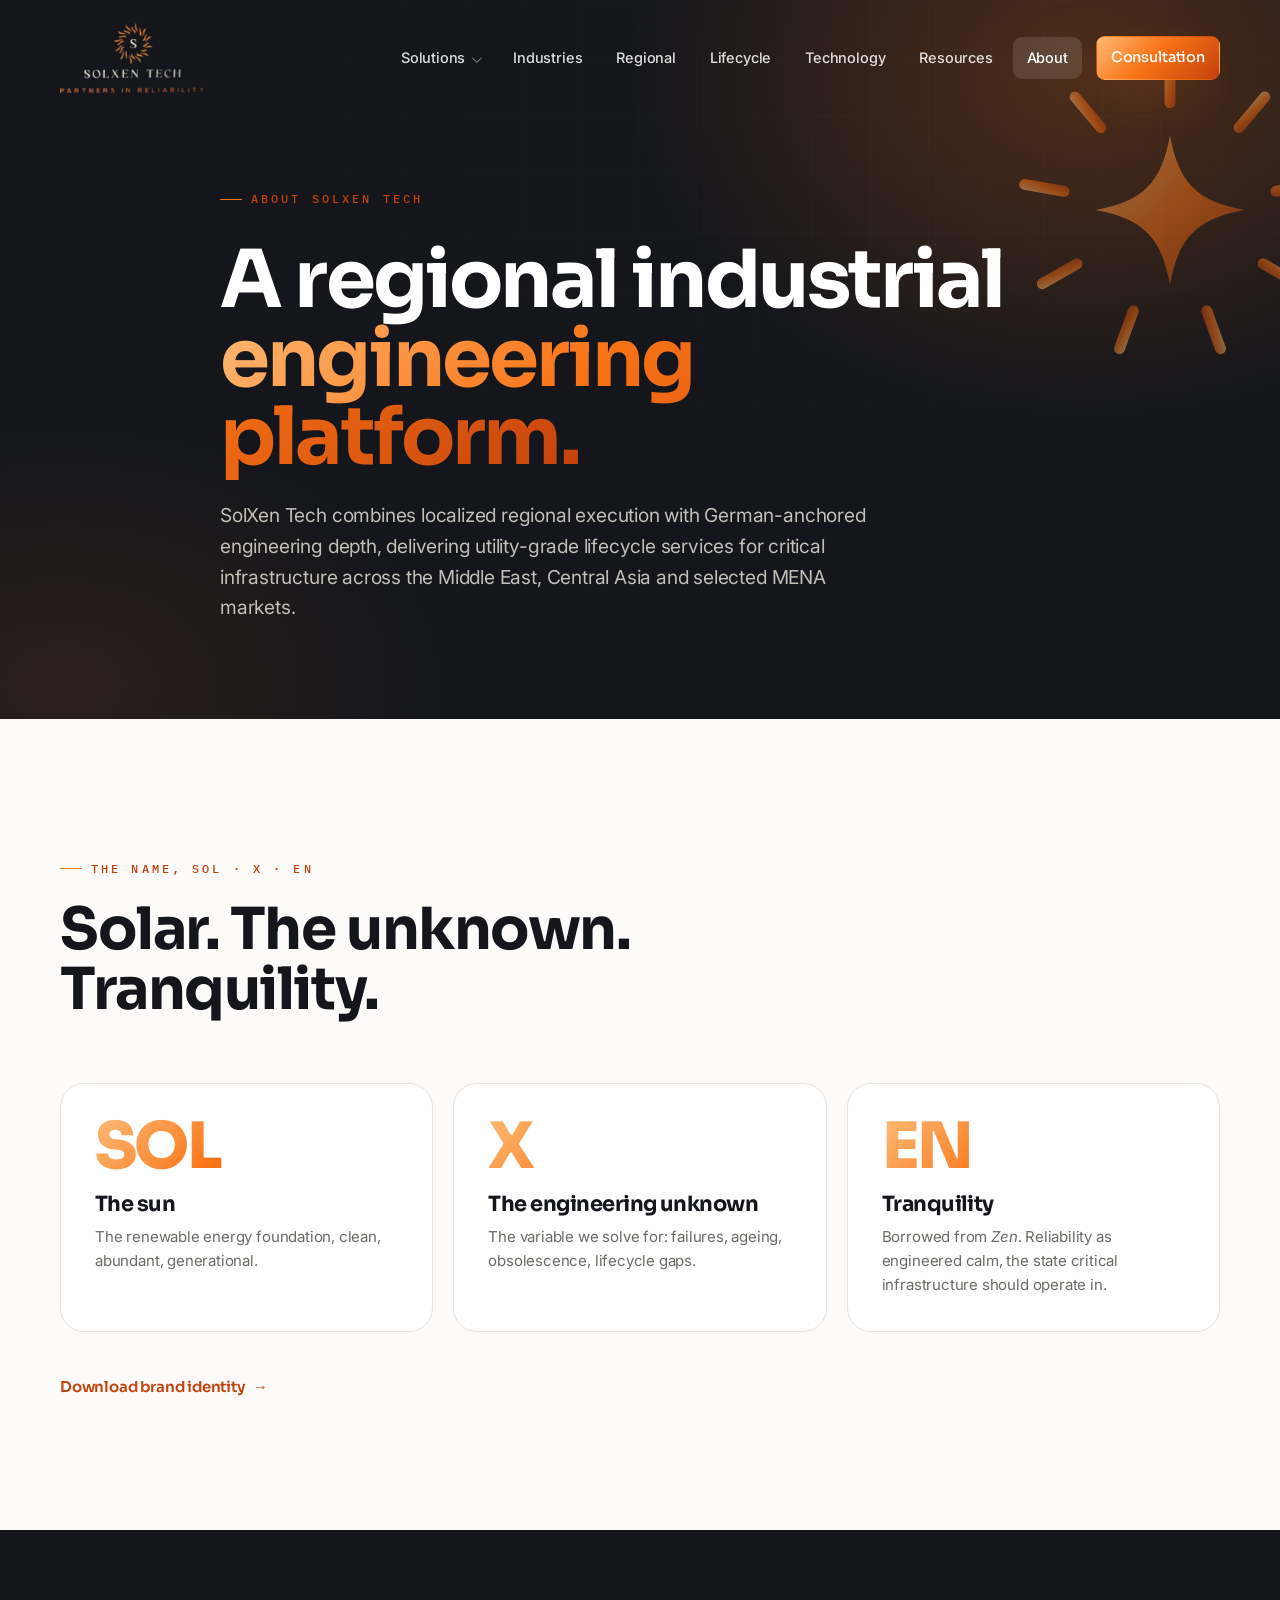
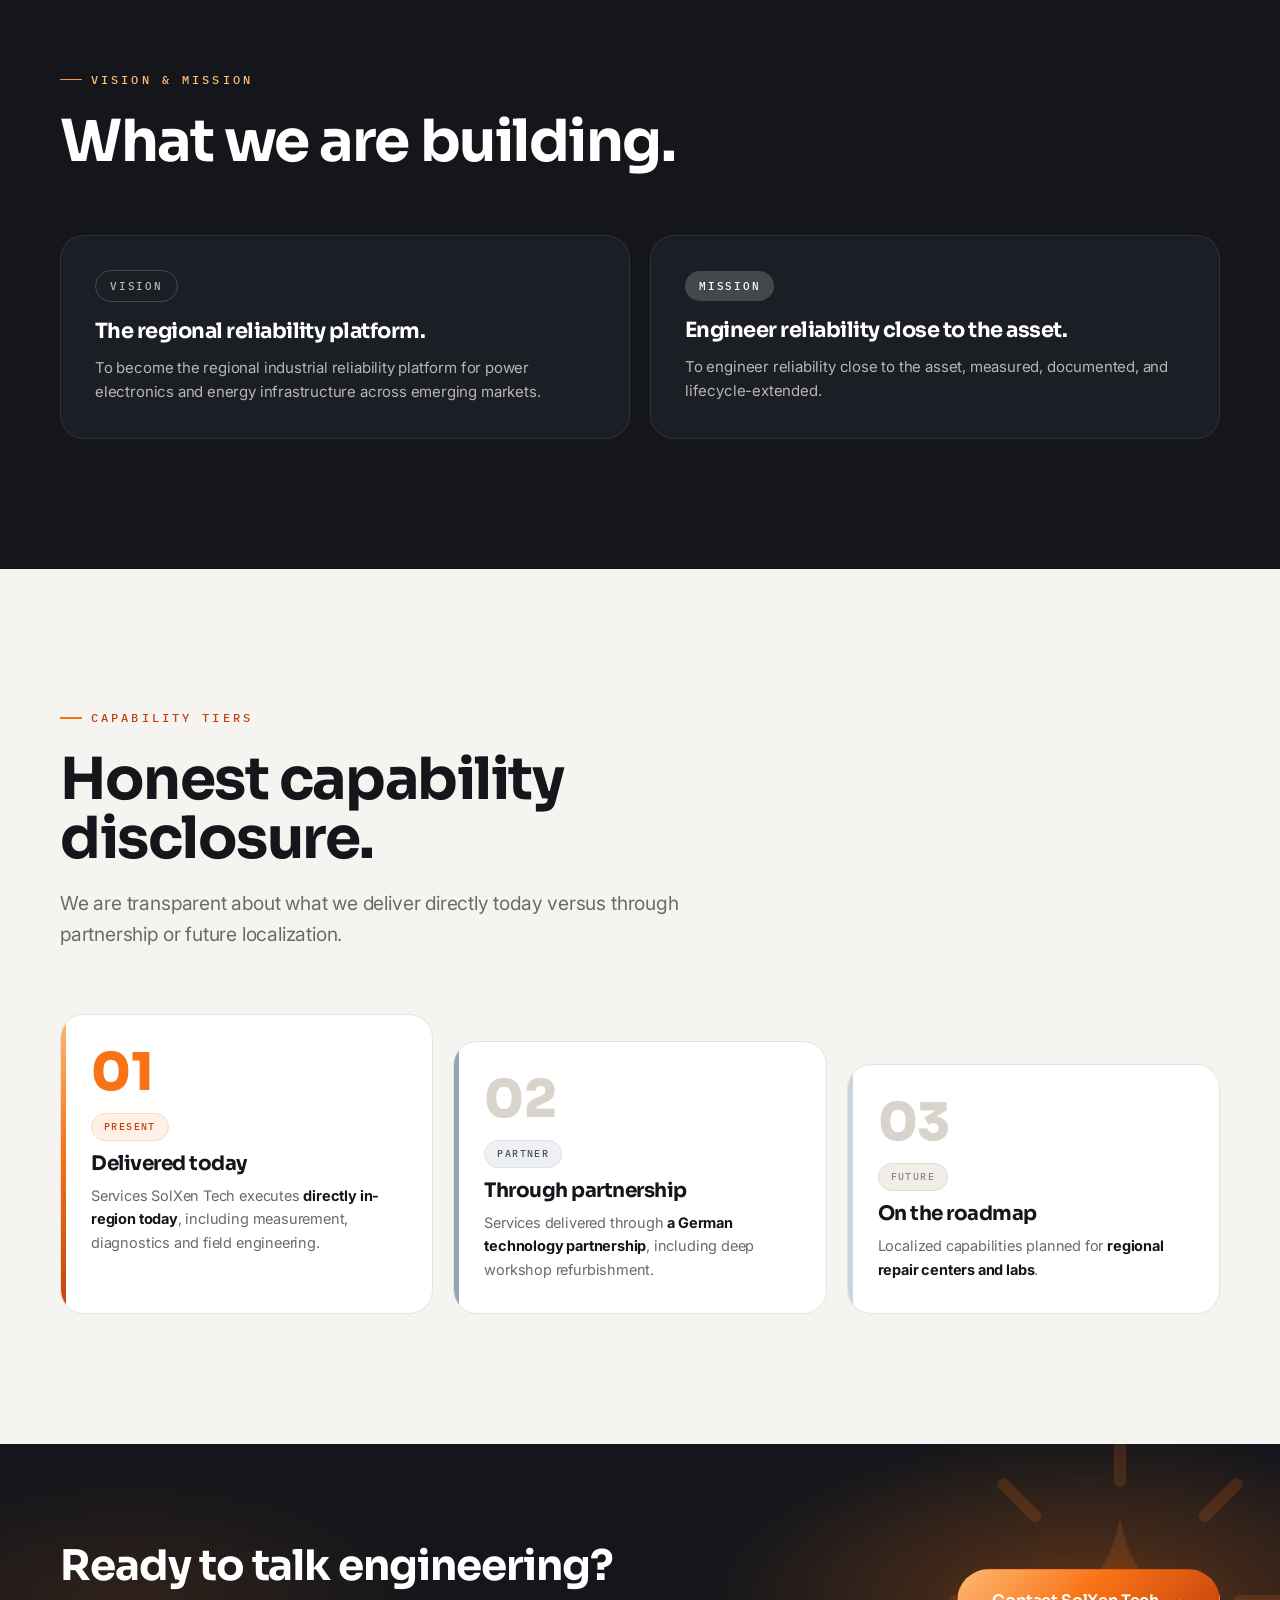
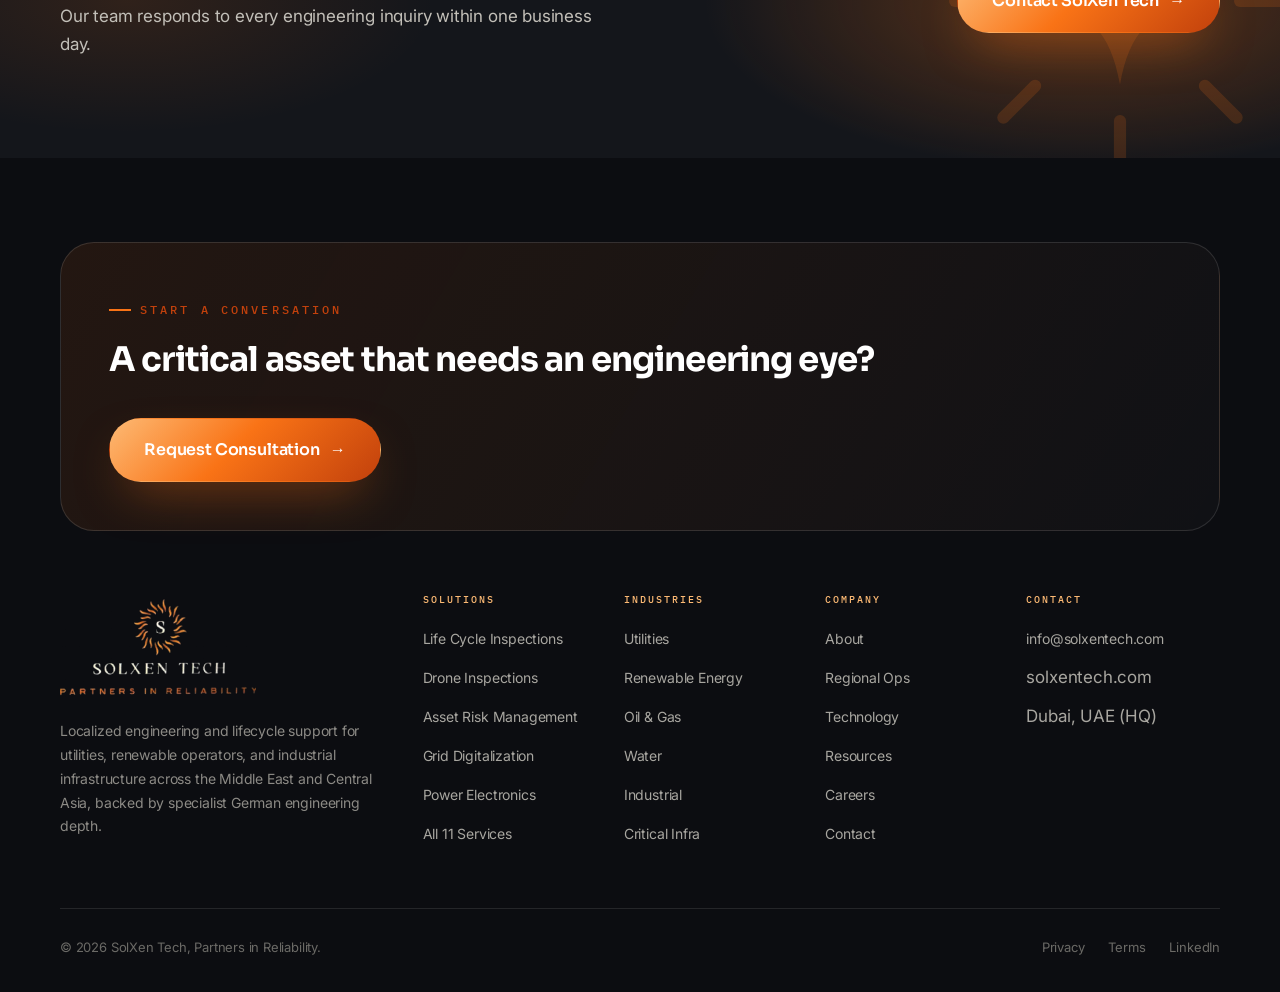
<file: about.html>
<!DOCTYPE html>
<html lang="en">
<head>
<meta charset="UTF-8"/>
<meta name="viewport" content="width=device-width, initial-scale=1.0, viewport-fit=cover"/>
<meta name="theme-color" content="#F97316"/>
<title>About · SolXen Tech</title>
<meta name="description" content="SolXen Tech combines localized regional execution with German-anchored engineering depth, utility-grade lifecycle services for critical infrastructure across the Middle East, Central Asia and selected MENA markets."/>
<!-- Open Graph / social -->
<meta property="og:type" content="website"/>
<meta property="og:site_name" content="SolXen Tech"/>
<meta property="og:title" content="About · SolXen Tech"/>
<meta property="og:description" content="SolXen Tech combines localized regional execution with German-anchored engineering depth, utility-grade lifecycle services for critical infrastructure across the Middle East, Central Asia and selected MENA markets."/>
<meta property="og:url" content="https://solxentech.com/about.html"/>
<meta property="og:image" content="https://solxentech.com/og.png"/>
<meta property="og:image:width" content="1200"/>
<meta property="og:image:height" content="630"/>
<meta property="og:image:alt" content="SolXen Tech: Engineering certainty for critical energy infrastructure"/>
<meta name="twitter:card" content="summary_large_image"/>
<meta name="twitter:title" content="About · SolXen Tech"/>
<meta name="twitter:description" content="SolXen Tech combines localized regional execution with German-anchored engineering depth, utility-grade lifecycle services for critical infrastructure across the Middle East, Central Asia and selected MENA markets."/>
<meta name="twitter:image" content="https://solxentech.com/og.png"/>
<link rel="canonical" href="https://solxentech.com/about.html"/>
<link rel="icon" href="logo.svg" type="image/svg+xml"/>
<link rel="preconnect" href="https://fonts.googleapis.com"><link rel="preconnect" href="https://fonts.gstatic.com" crossorigin>
<link href="https://fonts.googleapis.com/css2?family=Sora:wght@400;500;600;700;800&family=Inter:wght@400;500;600;700&family=IBM+Plex+Mono:wght@400;500&display=swap" rel="stylesheet">
<link rel="preconnect" href="https://images.unsplash.com">
<link rel="stylesheet" href="style.css">
</head>
<body data-page="about">
<div id="site-nav"></div>

<header class="phero">
  <div class="phero-spark"><svg viewBox="0 0 200 200" xmlns="http://www.w3.org/2000/svg"><defs><linearGradient id="pg" x1="0" y1="0" x2="1" y2="1"><stop offset="0" stop-color="#FDBA74"/><stop offset=".5" stop-color="#F97316"/><stop offset="1" stop-color="#C2410C"/></linearGradient></defs><g transform="translate(100,100)" fill="url(#pg)"><g id="pb"><rect x="-3.2" y="-90" width="6.4" height="30" rx="3.2"/></g><use href="#pb" transform="rotate(40)"/><use href="#pb" transform="rotate(80)"/><use href="#pb" transform="rotate(120)"/><use href="#pb" transform="rotate(160)"/><use href="#pb" transform="rotate(200)"/><use href="#pb" transform="rotate(240)"/><use href="#pb" transform="rotate(280)"/><use href="#pb" transform="rotate(320)"/><path d="M0 -44C5 -16 16 -5 44 0C16 5 5 16 0 44C-5 16 -16 5 -44 0C-16 -5 -5 -16 0 -44Z"/></g></svg></div>
  <div class="wrap">
    <div class="kicker" data-reveal>About SolXen Tech</div>
    <h1 class="h-display" data-reveal>A regional industrial <span class="grad-text">engineering platform.</span></h1>
    <p class="lead" data-reveal style="transition-delay:.08s">SolXen Tech combines localized regional execution with German-anchored engineering depth, delivering utility-grade lifecycle services for critical infrastructure across the Middle East, Central Asia and selected MENA markets.</p>
  </div>
</header>

<section>
  <div class="wrap">
    <div class="sec-head" data-reveal>
      <div class="kicker">The Name, SOL · X · EN</div>
      <h2 class="h-xl">Solar. The unknown. Tranquility.</h2>
    </div>
    <div class="bento" data-stagger>
      <div class="cell col-4 lift"><div class="big-n grad-text">SOL</div><h3 style="margin-top:18px">The sun</h3><p>The renewable energy foundation, clean, abundant, generational.</p></div>
      <div class="cell col-4 lift"><div class="big-n grad-text">X</div><h3 style="margin-top:18px">The engineering unknown</h3><p>The variable we solve for: failures, ageing, obsolescence, lifecycle gaps.</p></div>
      <div class="cell col-4 lift"><div class="big-n grad-text">EN</div><h3 style="margin-top:18px">Tranquility</h3><p>Borrowed from <em>Zen</em>. Reliability as engineered calm, the state critical infrastructure should operate in.</p></div>
    </div>
    <div style="margin-top:40px" data-reveal><a href="resources.html" class="txt-link">Download brand identity <span class="arr">&rarr;</span></a></div>
  </div>
</section>

<section class="dark">
  <div class="wrap">
    <div class="sec-head" data-reveal>
      <div class="kicker">Vision &amp; Mission</div>
      <h2 class="h-xl">What we are building.</h2>
    </div>
    <div class="bento" data-stagger>
      <div class="cell col-6 cell-ink lift">
        <div class="pill pill-line" style="margin-bottom:18px">Vision</div>
        <h3 class="h-md">The regional reliability platform.</h3>
        <p style="margin-top:14px">To become the regional industrial reliability platform for power electronics and energy infrastructure across emerging markets.</p>
      </div>
      <div class="cell col-6 cell-o lift">
        <div class="pill" style="margin-bottom:18px;background:rgba(255,255,255,.18);color:#fff">Mission</div>
        <h3 class="h-md" style="color:#fff">Engineer reliability close to the asset.</h3>
        <p style="margin-top:14px">To engineer reliability close to the asset, measured, documented, and lifecycle-extended.</p>
      </div>
    </div>
  </div>
</section>

<section class="bone">
  <div class="wrap">
    <div class="sec-head" data-reveal>
      <div class="kicker">Capability Tiers</div>
      <h2 class="h-xl">Honest capability disclosure.</h2>
      <p class="lead">We are transparent about what we deliver directly today versus through partnership or future localization.</p>
    </div>
    <div class="tiers" data-stagger>
      <div class="tier-card lvl1">
        <div class="bar"></div>
        <div class="tier-n">01</div>
        <span class="tier tier-1" style="margin:14px 0 0">Present</span>
        <h4>Delivered today</h4>
        <p>Services SolXen Tech executes <b style="color:var(--ink)">directly in-region today</b>, including measurement, diagnostics and field engineering.</p>
      </div>
      <div class="tier-card lvl2">
        <div class="bar"></div>
        <div class="tier-n">02</div>
        <span class="tier tier-2" style="margin:14px 0 0">Partner</span>
        <h4>Through partnership</h4>
        <p>Services delivered through <b style="color:var(--ink)">a German technology partnership</b>, including deep workshop refurbishment.</p>
      </div>
      <div class="tier-card lvl3">
        <div class="bar"></div>
        <div class="tier-n">03</div>
        <span class="tier tier-3" style="margin:14px 0 0">Future</span>
        <h4>On the roadmap</h4>
        <p>Localized capabilities planned for <b style="color:var(--ink)">regional repair centers and labs</b>.</p>
      </div>
    </div>
  </div>
</section>

<section class="cta">
  <div class="cta-spark"><svg viewBox="0 0 200 200" xmlns="http://www.w3.org/2000/svg"><g transform="translate(100,100)" fill="#F97316"><g id="cb"><rect x="-3.2" y="-90" width="6.4" height="30" rx="3.2"/></g><use href="#cb" transform="rotate(45)"/><use href="#cb" transform="rotate(90)"/><use href="#cb" transform="rotate(135)"/><use href="#cb" transform="rotate(180)"/><use href="#cb" transform="rotate(225)"/><use href="#cb" transform="rotate(270)"/><use href="#cb" transform="rotate(315)"/><path d="M0 -44C5 -16 16 -5 44 0C16 5 5 16 0 44C-5 16 -16 5 -44 0C-16 -5 -5 -16 0 -44Z"/></g></svg></div>
  <div class="wrap"><div class="cta-in" data-reveal>
    <div><h2 class="h-lg">Ready to talk engineering?</h2><p>Our team responds to every engineering inquiry within one business day.</p></div>
    <a href="contact.html" class="btn btn-primary btn-lg">Contact SolXen Tech <span class="arr">&rarr;</span></a>
  </div></div>
</section>

<div id="site-footer"></div>
<script src="app.js"></script>
</body>
</html>
</file>
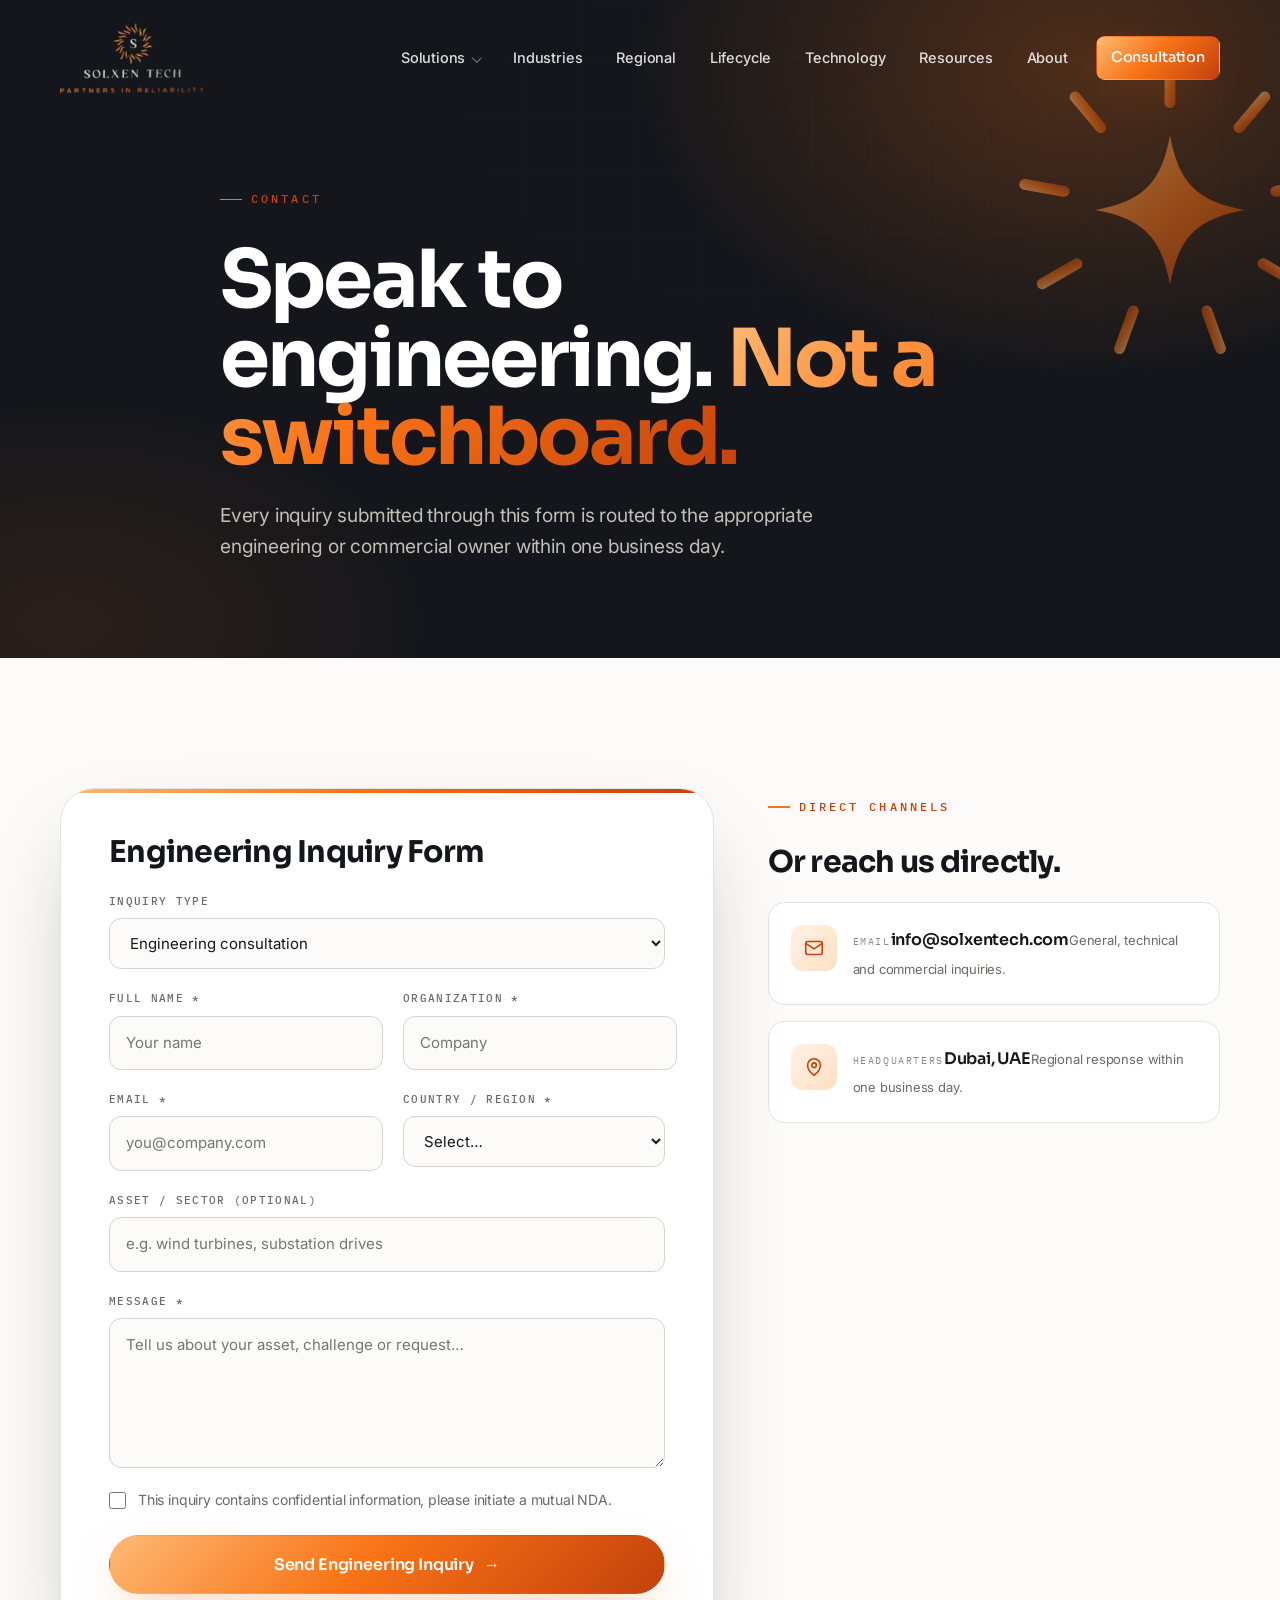
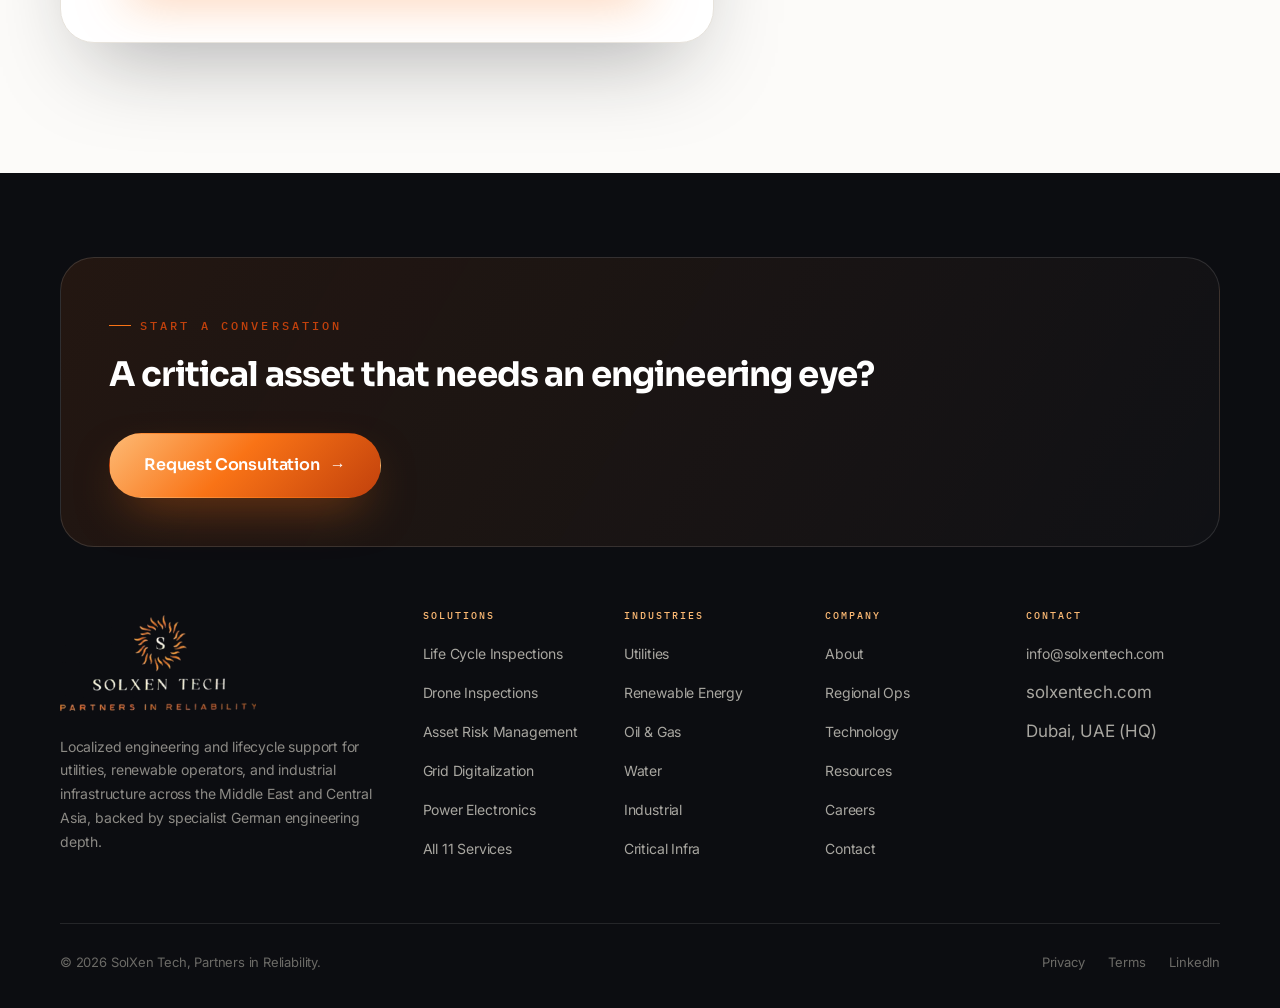
<file: contact.html>
<!DOCTYPE html>
<html lang="en">
<head>
<meta charset="UTF-8"/>
<meta name="viewport" content="width=device-width, initial-scale=1.0, viewport-fit=cover"/>
<meta name="theme-color" content="#F97316"/>
<title>Contact · SolXen Tech</title>
<meta name="description" content="Speak to engineering, not a switchboard. Every inquiry is routed to the appropriate engineering or commercial owner within one business day."/>
<!-- Open Graph / social -->
<meta property="og:type" content="website"/>
<meta property="og:site_name" content="SolXen Tech"/>
<meta property="og:title" content="Contact · SolXen Tech"/>
<meta property="og:description" content="Speak to engineering, not a switchboard. Every inquiry is routed to the appropriate engineering or commercial owner within one business day."/>
<meta property="og:url" content="https://solxentech.com/contact.html"/>
<meta property="og:image" content="https://solxentech.com/og.png"/>
<meta property="og:image:width" content="1200"/>
<meta property="og:image:height" content="630"/>
<meta property="og:image:alt" content="SolXen Tech: Engineering certainty for critical energy infrastructure"/>
<meta name="twitter:card" content="summary_large_image"/>
<meta name="twitter:title" content="Contact · SolXen Tech"/>
<meta name="twitter:description" content="Speak to engineering, not a switchboard. Every inquiry is routed to the appropriate engineering or commercial owner within one business day."/>
<meta name="twitter:image" content="https://solxentech.com/og.png"/>
<link rel="canonical" href="https://solxentech.com/contact.html"/>
<link rel="icon" href="logo.svg" type="image/svg+xml"/>
<link rel="preconnect" href="https://fonts.googleapis.com"><link rel="preconnect" href="https://fonts.gstatic.com" crossorigin>
<link href="https://fonts.googleapis.com/css2?family=Sora:wght@400;500;600;700;800&family=Inter:wght@400;500;600;700&family=IBM+Plex+Mono:wght@400;500&display=swap" rel="stylesheet">
<link rel="stylesheet" href="style.css">
</head>
<body data-page="contact">
<div id="site-nav"></div>

<header class="phero">
  <div class="phero-spark"><svg viewBox="0 0 200 200" xmlns="http://www.w3.org/2000/svg"><defs><linearGradient id="pg" x1="0" y1="0" x2="1" y2="1"><stop offset="0" stop-color="#FDBA74"/><stop offset=".5" stop-color="#F97316"/><stop offset="1" stop-color="#C2410C"/></linearGradient></defs><g transform="translate(100,100)" fill="url(#pg)"><g id="pb"><rect x="-3.2" y="-90" width="6.4" height="30" rx="3.2"/></g><use href="#pb" transform="rotate(40)"/><use href="#pb" transform="rotate(80)"/><use href="#pb" transform="rotate(120)"/><use href="#pb" transform="rotate(160)"/><use href="#pb" transform="rotate(200)"/><use href="#pb" transform="rotate(240)"/><use href="#pb" transform="rotate(280)"/><use href="#pb" transform="rotate(320)"/><path d="M0 -44C5 -16 16 -5 44 0C16 5 5 16 0 44C-5 16 -16 5 -44 0C-16 -5 -5 -16 0 -44Z"/></g></svg></div>
  <div class="wrap">
    <div class="kicker" data-reveal>Contact</div>
    <h1 class="h-display" data-reveal>Speak to engineering. <span class="grad-text">Not a switchboard.</span></h1>
    <p class="lead" data-reveal style="transition-delay:.08s">Every inquiry submitted through this form is routed to the appropriate engineering or commercial owner within one business day.</p>
  </div>
</header>

<section>
  <div class="wrap">
    <div class="contact-grid">
      <form class="form-card" id="inquiryForm" data-reveal="left">
        <h2 class="h-md" style="margin-bottom:24px">Engineering Inquiry Form</h2>
        <div class="frow one">
          <div class="field"><label>Inquiry type</label>
            <select><option>Engineering consultation</option><option>Commercial / proposal request</option><option>Careers / engineering profile</option><option>Press / partnership</option></select>
          </div>
        </div>
        <div class="frow">
          <div class="field"><label>Full name *</label><input type="text" required placeholder="Your name"/></div>
          <div class="field"><label>Organization *</label><input type="text" required placeholder="Company"/></div>
        </div>
        <div class="frow">
          <div class="field"><label>Email *</label><input type="email" required placeholder="you@company.com"/></div>
          <div class="field"><label>Country / region *</label>
            <select required><option value="">Select…</option><option>Saudi Arabia</option><option>United Arab Emirates</option><option>Oman</option><option>Kuwait</option><option>Qatar</option><option>Bahrain</option><option>Uzbekistan</option><option>Kazakhstan</option><option>Pakistan</option><option>Other</option></select>
          </div>
        </div>
        <div class="frow one">
          <div class="field"><label>Asset / sector (optional)</label><input type="text" placeholder="e.g. wind turbines, substation drives"/></div>
        </div>
        <div class="frow one">
          <div class="field"><label>Message *</label><textarea required placeholder="Tell us about your asset, challenge or request…"></textarea></div>
        </div>
        <label class="fcheck"><input type="checkbox"/><span>This inquiry contains confidential information, please initiate a mutual NDA.</span></label>
        <button type="submit" class="btn btn-primary btn-lg" style="width:100%;justify-content:center">Send Engineering Inquiry <span class="arr">&rarr;</span></button>
      </form>

      <aside class="contact-side" data-reveal="right">
        <div class="kicker">Direct Channels</div>
        <h2 class="h-md" style="margin:8px 0 24px">Or reach us directly.</h2>
        <a href="mailto:info@solxentech.com" class="ch-card">
          <span class="ch-ic"><svg viewBox="0 0 24 24"><rect x="3" y="5" width="18" height="14" rx="2"/><path d="M3 7l9 6 9-6"/></svg></span>
          <span><span class="lbl">Email</span><span class="val">info@solxentech.com</span><span class="mut" style="font-size:13px">General, technical and commercial inquiries.</span></span>
        </a>
        <div class="ch-card" style="cursor:default">
          <span class="ch-ic"><svg viewBox="0 0 24 24"><path d="M12 21s-7-5.2-7-11a7 7 0 1 1 14 0c0 5.8-7 11-7 11z"/><circle cx="12" cy="10" r="2.5"/></svg></span>
          <span><span class="lbl">Headquarters</span><span class="val">Dubai, UAE</span><span class="mut" style="font-size:13px">Regional response within one business day.</span></span>
        </div>
      </aside>
    </div>
  </div>
</section>

<div id="site-footer"></div>
<script src="app.js"></script>
</body>
</html>
</file>
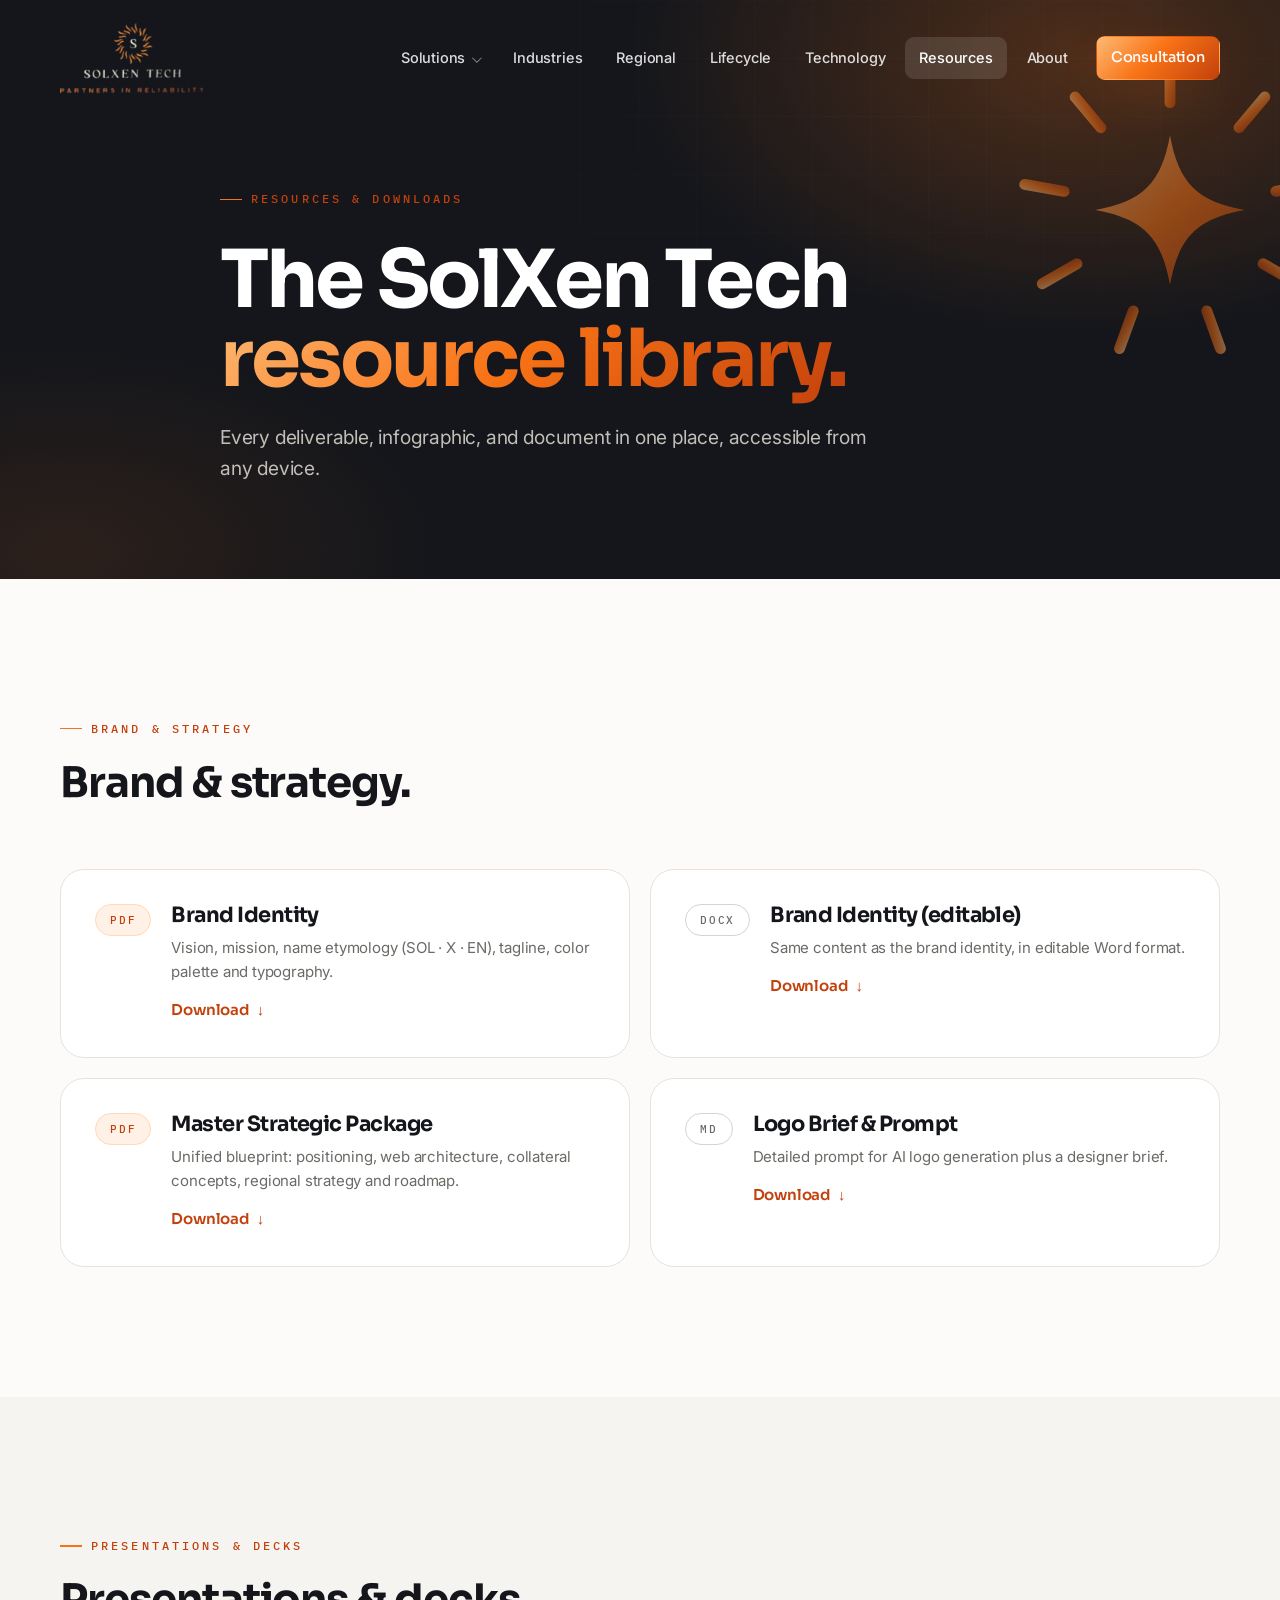
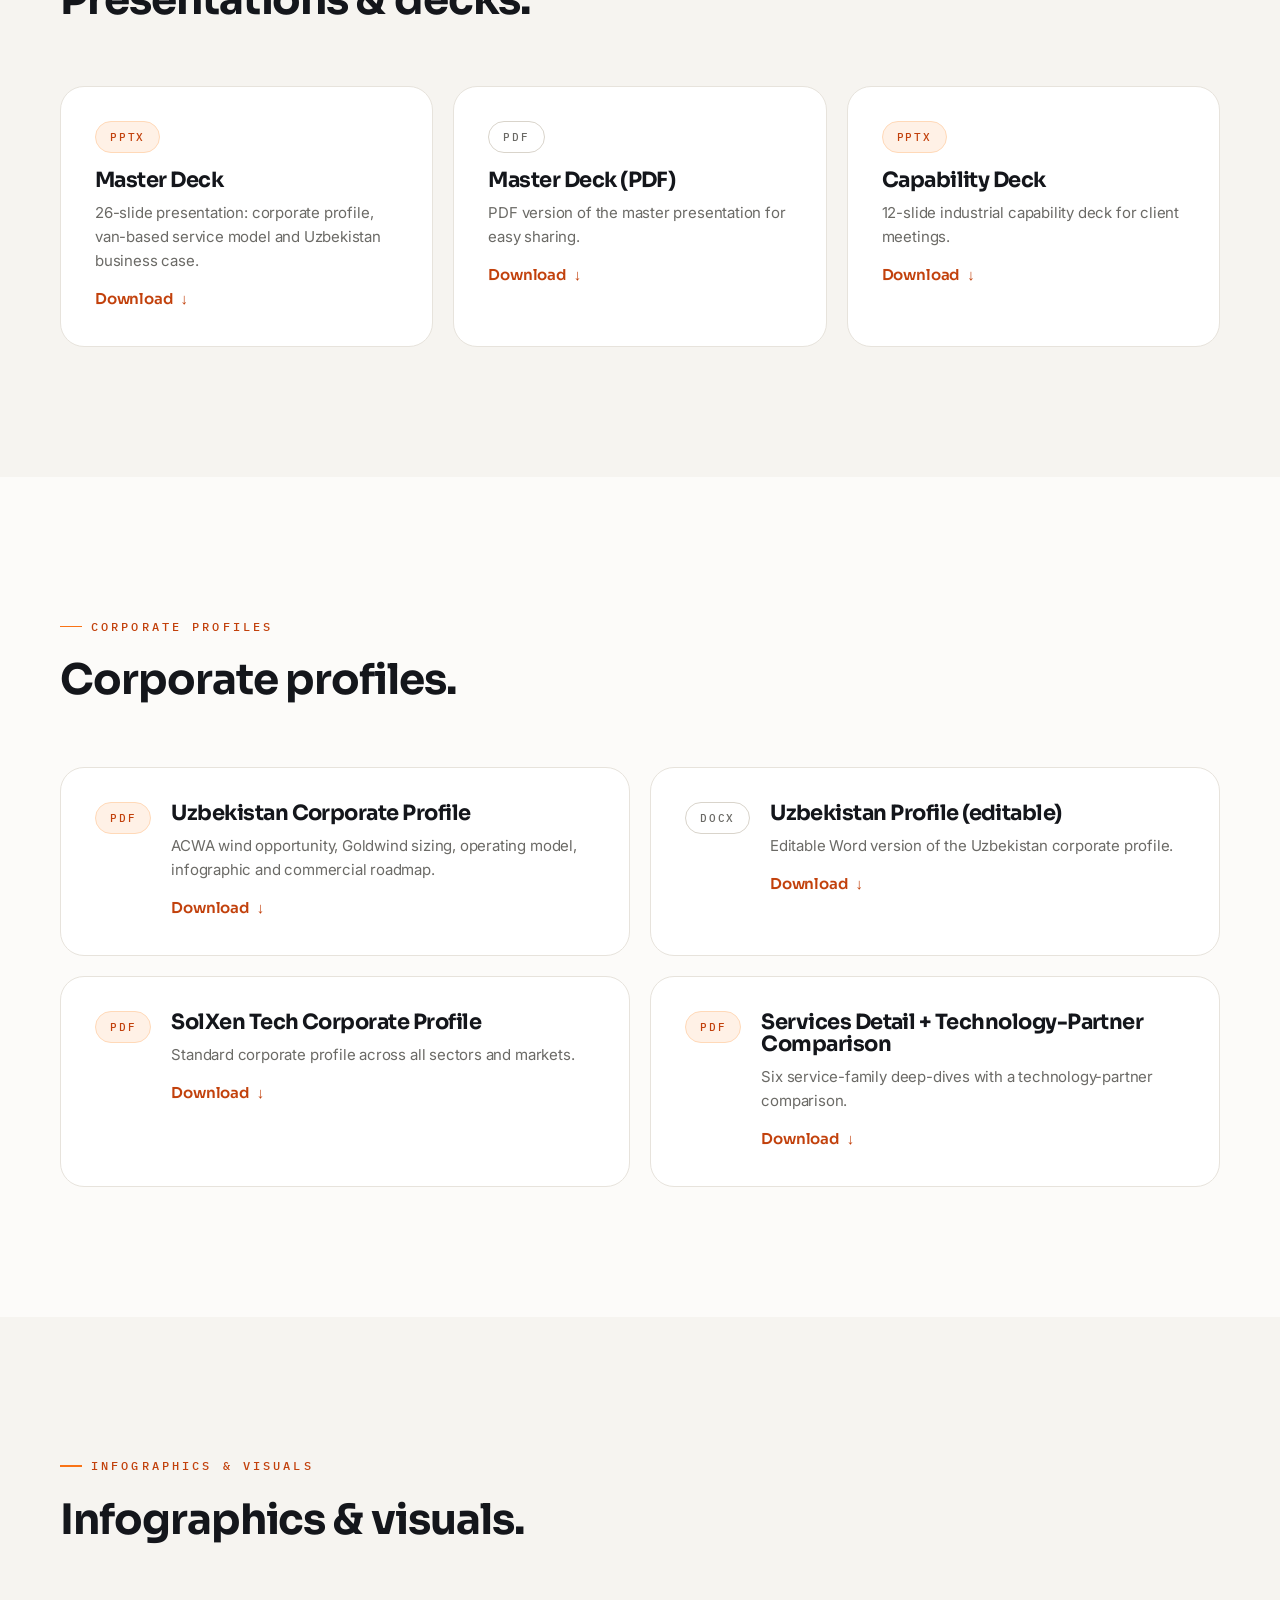
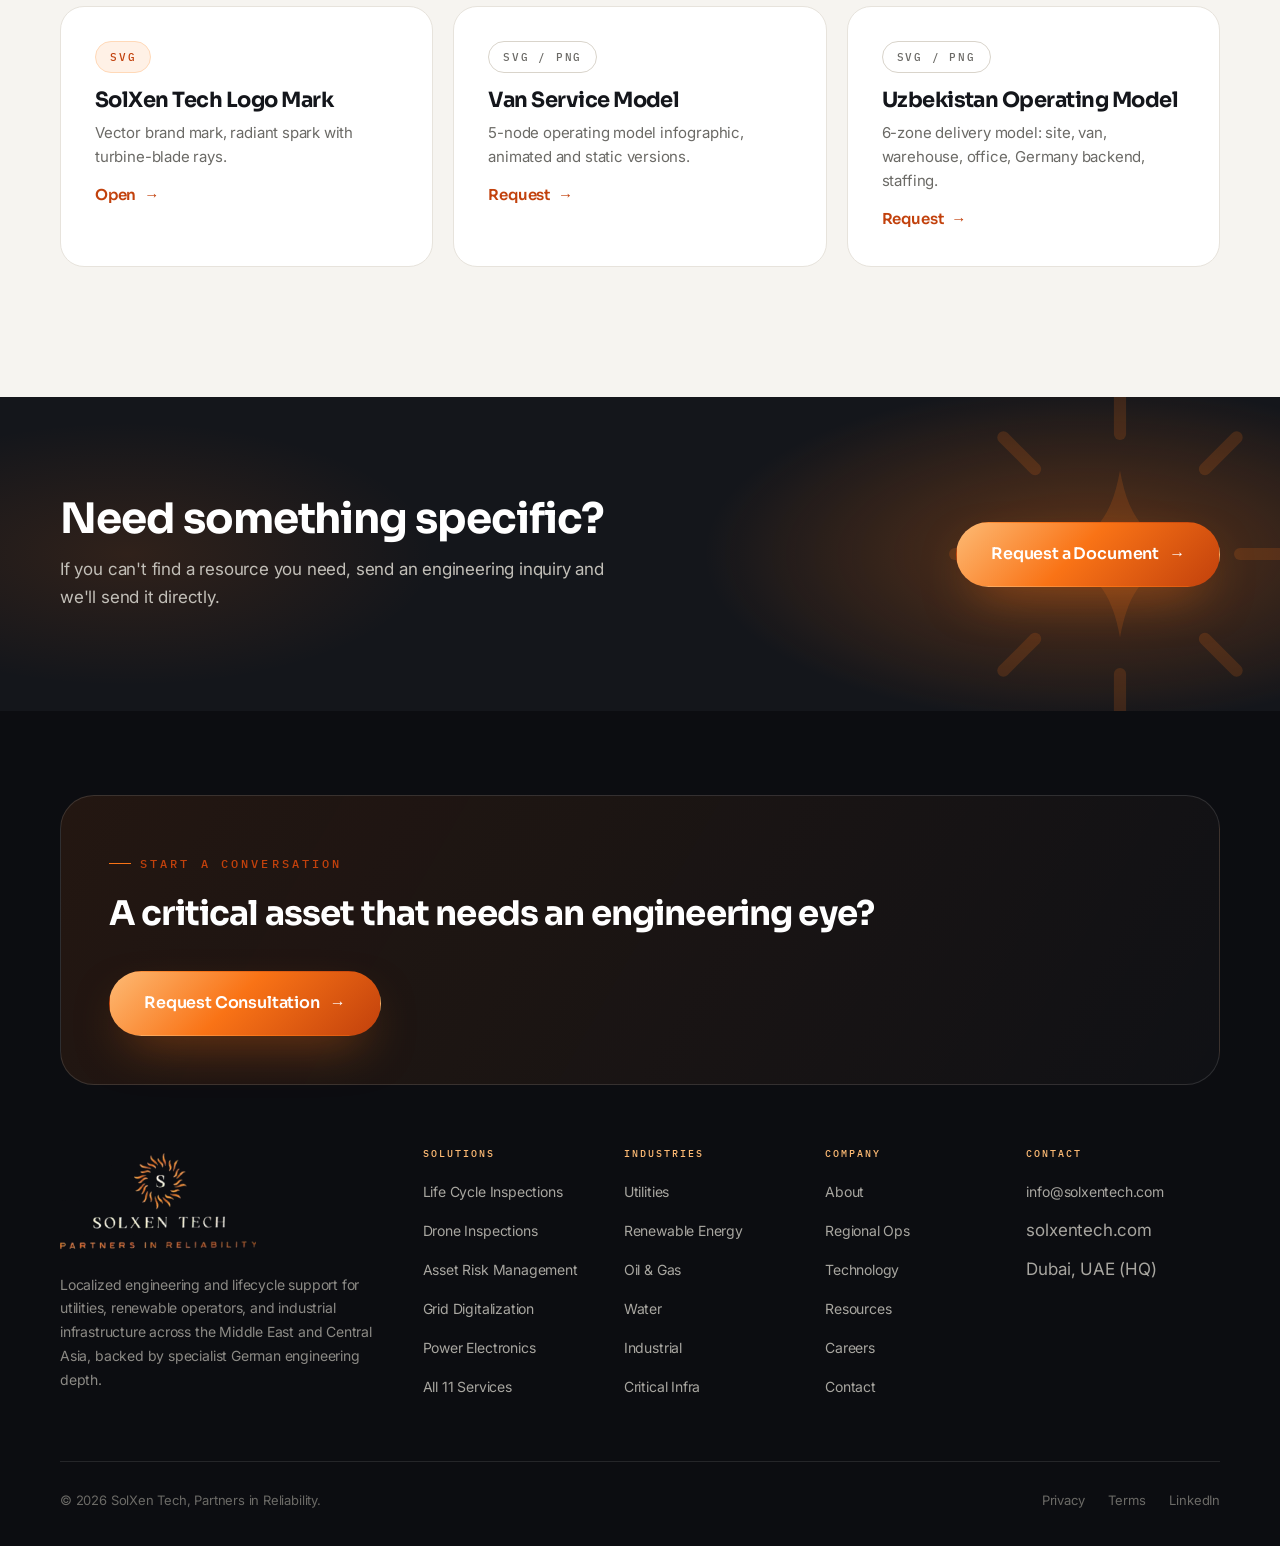
<file: resources.html>
<!DOCTYPE html>
<html lang="en">
<head>
<meta charset="UTF-8"/>
<meta name="viewport" content="width=device-width, initial-scale=1.0, viewport-fit=cover"/>
<meta name="theme-color" content="#F97316"/>
<title>Resources &amp; Downloads · SolXen Tech</title>
<meta name="description" content="The SolXen Tech resource library, brand identity, strategic packages, presentation decks, corporate profiles, and infographics in one place."/>
<!-- Open Graph / social -->
<meta property="og:type" content="website"/>
<meta property="og:site_name" content="SolXen Tech"/>
<meta property="og:title" content="Resources &amp; Downloads · SolXen Tech"/>
<meta property="og:description" content="The SolXen Tech resource library, brand identity, strategic packages, presentation decks, corporate profiles, and infographics in one place."/>
<meta property="og:url" content="https://solxentech.com/resources.html"/>
<meta property="og:image" content="https://solxentech.com/og.png"/>
<meta property="og:image:width" content="1200"/>
<meta property="og:image:height" content="630"/>
<meta property="og:image:alt" content="SolXen Tech: Engineering certainty for critical energy infrastructure"/>
<meta name="twitter:card" content="summary_large_image"/>
<meta name="twitter:title" content="Resources &amp; Downloads · SolXen Tech"/>
<meta name="twitter:description" content="The SolXen Tech resource library, brand identity, strategic packages, presentation decks, corporate profiles, and infographics in one place."/>
<meta name="twitter:image" content="https://solxentech.com/og.png"/>
<link rel="canonical" href="https://solxentech.com/resources.html"/>
<link rel="icon" href="logo.svg" type="image/svg+xml"/>
<link rel="preconnect" href="https://fonts.googleapis.com"><link rel="preconnect" href="https://fonts.gstatic.com" crossorigin>
<link href="https://fonts.googleapis.com/css2?family=Sora:wght@400;500;600;700;800&family=Inter:wght@400;500;600;700&family=IBM+Plex+Mono:wght@400;500&display=swap" rel="stylesheet">
<link rel="stylesheet" href="style.css">
</head>
<body data-page="resources">
<div id="site-nav"></div>

<header class="phero">
  <div class="phero-spark"><svg viewBox="0 0 200 200" xmlns="http://www.w3.org/2000/svg"><defs><linearGradient id="pg" x1="0" y1="0" x2="1" y2="1"><stop offset="0" stop-color="#FDBA74"/><stop offset=".5" stop-color="#F97316"/><stop offset="1" stop-color="#C2410C"/></linearGradient></defs><g transform="translate(100,100)" fill="url(#pg)"><g id="pb"><rect x="-3.2" y="-90" width="6.4" height="30" rx="3.2"/></g><use href="#pb" transform="rotate(40)"/><use href="#pb" transform="rotate(80)"/><use href="#pb" transform="rotate(120)"/><use href="#pb" transform="rotate(160)"/><use href="#pb" transform="rotate(200)"/><use href="#pb" transform="rotate(240)"/><use href="#pb" transform="rotate(280)"/><use href="#pb" transform="rotate(320)"/><path d="M0 -44C5 -16 16 -5 44 0C16 5 5 16 0 44C-5 16 -16 5 -44 0C-16 -5 -5 -16 0 -44Z"/></g></svg></div>
  <div class="wrap">
    <div class="kicker" data-reveal>Resources &amp; Downloads</div>
    <h1 class="h-display" data-reveal>The SolXen Tech <span class="grad-text">resource library.</span></h1>
    <p class="lead" data-reveal style="transition-delay:.08s">Every deliverable, infographic, and document in one place, accessible from any device.</p>
  </div>
</header>

<section>
  <div class="wrap">
    <div class="sec-head" data-reveal><div class="kicker">Brand &amp; Strategy</div><h2 class="h-lg">Brand &amp; strategy.</h2></div>
    <div class="bento" data-stagger>
      <a href="downloads/Solxen_Tech_Brand_Identity.pdf" class="cell col-6 lift" style="display:flex;gap:20px;align-items:flex-start"><span class="pill pill-o">PDF</span><span><h3>Brand Identity</h3><p>Vision, mission, name etymology (SOL · X · EN), tagline, color palette and typography.</p><span class="txt-link" style="margin-top:14px">Download <span class="arr">&darr;</span></span></span></a>
      <a href="downloads/Solxen_Tech_Brand_Identity.docx" class="cell col-6 lift" style="display:flex;gap:20px;align-items:flex-start"><span class="pill pill-line">DOCX</span><span><h3>Brand Identity (editable)</h3><p>Same content as the brand identity, in editable Word format.</p><span class="txt-link" style="margin-top:14px">Download <span class="arr">&darr;</span></span></span></a>
      <a href="downloads/Solxen_Tech_Strategic_Package.pdf" class="cell col-6 lift" style="display:flex;gap:20px;align-items:flex-start"><span class="pill pill-o">PDF</span><span><h3>Master Strategic Package</h3><p>Unified blueprint: positioning, web architecture, collateral concepts, regional strategy and roadmap.</p><span class="txt-link" style="margin-top:14px">Download <span class="arr">&darr;</span></span></span></a>
      <a href="downloads/Solxen_Tech_Logo_Brief.md" class="cell col-6 lift" style="display:flex;gap:20px;align-items:flex-start"><span class="pill pill-line">MD</span><span><h3>Logo Brief &amp; Prompt</h3><p>Detailed prompt for AI logo generation plus a designer brief.</p><span class="txt-link" style="margin-top:14px">Download <span class="arr">&darr;</span></span></span></a>
    </div>
  </div>
</section>

<section class="bone">
  <div class="wrap">
    <div class="sec-head" data-reveal><div class="kicker">Presentations &amp; Decks</div><h2 class="h-lg">Presentations &amp; decks.</h2></div>
    <div class="bento" data-stagger>
      <a href="downloads/Solxen_Tech_Master_Deck.pptx" class="cell col-4 lift"><div class="pill pill-o" style="margin-bottom:16px">PPTX</div><h3>Master Deck</h3><p>26-slide presentation: corporate profile, van-based service model and Uzbekistan business case.</p><span class="txt-link" style="margin-top:14px">Download <span class="arr">&darr;</span></span></a>
      <a href="downloads/Solxen_Tech_Master_Deck.pdf" class="cell col-4 lift"><div class="pill pill-line" style="margin-bottom:16px">PDF</div><h3>Master Deck (PDF)</h3><p>PDF version of the master presentation for easy sharing.</p><span class="txt-link" style="margin-top:14px">Download <span class="arr">&darr;</span></span></a>
      <a href="downloads/Solxen_Tech_Capability_Deck.pptx" class="cell col-4 lift"><div class="pill pill-o" style="margin-bottom:16px">PPTX</div><h3>Capability Deck</h3><p>12-slide industrial capability deck for client meetings.</p><span class="txt-link" style="margin-top:14px">Download <span class="arr">&darr;</span></span></a>
    </div>
  </div>
</section>

<section>
  <div class="wrap">
    <div class="sec-head" data-reveal><div class="kicker">Corporate Profiles</div><h2 class="h-lg">Corporate profiles.</h2></div>
    <div class="bento" data-stagger>
      <a href="downloads/Solxen_Tech_Uzbekistan_Corporate_Profile.pdf" class="cell col-6 lift" style="display:flex;gap:20px;align-items:flex-start"><span class="pill pill-o">PDF</span><span><h3>Uzbekistan Corporate Profile</h3><p>ACWA wind opportunity, Goldwind sizing, operating model, infographic and commercial roadmap.</p><span class="txt-link" style="margin-top:14px">Download <span class="arr">&darr;</span></span></span></a>
      <a href="downloads/Solxen_Tech_Uzbekistan_Corporate_Profile.docx" class="cell col-6 lift" style="display:flex;gap:20px;align-items:flex-start"><span class="pill pill-line">DOCX</span><span><h3>Uzbekistan Profile (editable)</h3><p>Editable Word version of the Uzbekistan corporate profile.</p><span class="txt-link" style="margin-top:14px">Download <span class="arr">&darr;</span></span></span></a>
      <a href="downloads/Solxen_Tech_Corporate_Profile.pdf" class="cell col-6 lift" style="display:flex;gap:20px;align-items:flex-start"><span class="pill pill-o">PDF</span><span><h3>SolXen Tech Corporate Profile</h3><p>Standard corporate profile across all sectors and markets.</p><span class="txt-link" style="margin-top:14px">Download <span class="arr">&darr;</span></span></span></a>
      <a href="downloads/Solxen_Tech_Services_Detail.pdf" class="cell col-6 lift" style="display:flex;gap:20px;align-items:flex-start"><span class="pill pill-o">PDF</span><span><h3>Services Detail + Technology-Partner Comparison</h3><p>Six service-family deep-dives with a technology-partner comparison.</p><span class="txt-link" style="margin-top:14px">Download <span class="arr">&darr;</span></span></span></a>
    </div>
  </div>
</section>

<section class="bone">
  <div class="wrap">
    <div class="sec-head" data-reveal><div class="kicker">Infographics &amp; Visuals</div><h2 class="h-lg">Infographics &amp; visuals.</h2></div>
    <div class="bento" data-stagger>
      <a href="logo.svg" class="cell col-4 lift"><div class="pill pill-o" style="margin-bottom:16px">SVG</div><h3>SolXen Tech Logo Mark</h3><p>Vector brand mark, radiant spark with turbine-blade rays.</p><span class="txt-link" style="margin-top:14px">Open <span class="arr">&rarr;</span></span></a>
      <a href="contact.html" class="cell col-4 lift"><div class="pill pill-line" style="margin-bottom:16px">SVG / PNG</div><h3>Van Service Model</h3><p>5-node operating model infographic, animated and static versions.</p><span class="txt-link" style="margin-top:14px">Request <span class="arr">&rarr;</span></span></a>
      <a href="contact.html" class="cell col-4 lift"><div class="pill pill-line" style="margin-bottom:16px">SVG / PNG</div><h3>Uzbekistan Operating Model</h3><p>6-zone delivery model: site, van, warehouse, office, Germany backend, staffing.</p><span class="txt-link" style="margin-top:14px">Request <span class="arr">&rarr;</span></span></a>
    </div>
  </div>
</section>

<section class="cta">
  <div class="cta-spark"><svg viewBox="0 0 200 200" xmlns="http://www.w3.org/2000/svg"><g transform="translate(100,100)" fill="#F97316"><g id="cb"><rect x="-3.2" y="-90" width="6.4" height="30" rx="3.2"/></g><use href="#cb" transform="rotate(45)"/><use href="#cb" transform="rotate(90)"/><use href="#cb" transform="rotate(135)"/><use href="#cb" transform="rotate(180)"/><use href="#cb" transform="rotate(225)"/><use href="#cb" transform="rotate(270)"/><use href="#cb" transform="rotate(315)"/><path d="M0 -44C5 -16 16 -5 44 0C16 5 5 16 0 44C-5 16 -16 5 -44 0C-16 -5 -5 -16 0 -44Z"/></g></svg></div>
  <div class="wrap"><div class="cta-in" data-reveal>
    <div><h2 class="h-lg">Need something specific?</h2><p>If you can't find a resource you need, send an engineering inquiry and we'll send it directly.</p></div>
    <a href="contact.html" class="btn btn-primary btn-lg">Request a Document <span class="arr">&rarr;</span></a>
  </div></div>
</section>

<div id="site-footer"></div>
<script src="app.js"></script>
</body>
</html>
</file>
<file: style.css>
/* =============================================================
   SOLXEN TECH — Design System v2
   Bold · editorial · bento · molten-orange on graphite
   ============================================================= */

/* ---------- Tokens ---------- */
:root{
  /* Brand — molten orange */
  --o-300:#FDBA74; --o-400:#FB923C; --o:#F97316; --o-600:#EA580C; --o-700:#C2410C;
  --grad-o:linear-gradient(135deg,#FDBA74 0%,#F97316 46%,#C2410C 100%);
  --grad-o-soft:linear-gradient(135deg,#FFF1E6 0%,#FFE0C2 100%);
  /* Graphite / ink — warm near-black (matches logo wordmark) */
  --coal:#0C0D11; --ink:#14161B; --ink-2:#1B1E25; --ink-3:#242830;
  /* Neutrals — warm */
  --paper:#FCFBF9; --bone:#F6F4F0; --cream:#F1EEE8;
  --line:#E7E3DC; --line-2:#D9D4CB;
  --mut:#6B6A66; --mut-2:#8C8A85; --soft:#A8A6A0;
  --white:#FFFFFF;
  /* Effects */
  --r-s:10px; --r:16px; --r-l:24px; --r-xl:34px; --r-pill:100px;
  --sh-s:0 2px 8px rgba(20,22,27,.06);
  --sh:0 18px 40px -16px rgba(20,22,27,.22);
  --sh-l:0 40px 90px -30px rgba(20,22,27,.35);
  --sh-o:0 20px 50px -18px rgba(249,115,22,.55);
  --ease:cubic-bezier(.22,.61,.36,1);
  --ease-out:cubic-bezier(.16,1,.3,1);
  --maxw:1240px;
}

*{box-sizing:border-box;margin:0;padding:0}
html{scroll-behavior:smooth;-webkit-text-size-adjust:100%}
html,body{max-width:100vw;overflow-x:clip}
body{
  font-family:'Inter',-apple-system,BlinkMacSystemFont,sans-serif;
  background:var(--paper); color:var(--ink);
  font-size:17px; line-height:1.65; letter-spacing:-.011em;
  -webkit-font-smoothing:antialiased; text-rendering:optimizeLegibility;
}
::selection{background:var(--o);color:#fff}
[id]{scroll-margin-top:108px}
img{max-width:100%;display:block}
a{color:var(--o-700);text-decoration:none;transition:color .18s}
h1,h2,h3,h4,h5{font-family:'Sora',sans-serif;font-weight:700;letter-spacing:-.025em;line-height:1.05;color:var(--ink)}

/* ---------- Layout ---------- */
.wrap{max-width:var(--maxw);margin:0 auto;padding:0 40px}
.wrap-n{max-width:920px;margin:0 auto;padding:0 40px}
section{position:relative;padding:130px 0}
.sec-sm{padding:84px 0}
.dark{background:var(--ink);color:#E9E7E2}
.dark h1,.dark h2,.dark h3,.dark h4{color:#fff}
.coal{background:var(--coal);color:#E9E7E2}
.coal h1,.coal h2,.coal h3,.coal h4{color:#fff}
.bone{background:var(--bone)}
.cream{background:var(--cream)}

/* ---------- Type helpers ---------- */
.kicker{
  display:inline-flex;align-items:center;gap:9px;
  font-family:'IBM Plex Mono',monospace;font-size:12px;font-weight:500;
  letter-spacing:.26em;text-transform:uppercase;color:var(--o-700);
  margin-bottom:22px;
}
.kicker::before{content:"";width:22px;height:1.5px;background:var(--o);display:inline-block}
.dark .kicker,.coal .kicker{color:var(--o-300)}
.dark .kicker::before,.coal .kicker::before{background:var(--o-400)}
.kicker.center{justify-content:center}

.h-display{font-size:clamp(40px,6.4vw,80px);line-height:.98;letter-spacing:-.035em}
.h-xl{font-size:clamp(34px,4.6vw,58px);line-height:1.02}
.h-lg{font-size:clamp(28px,3.4vw,42px)}
.h-md{font-size:clamp(22px,2.4vw,30px)}
.lead{font-size:clamp(17px,1.5vw,21px);line-height:1.6;color:var(--mut);font-weight:400;letter-spacing:-.01em}
.dark .lead,.coal .lead{color:#B9B6AF}
.em-o{color:var(--o)}
.grad-text{background:var(--grad-o);-webkit-background-clip:text;background-clip:text;color:transparent}
.mut{color:var(--mut)}
.sec-head{max-width:720px;margin-bottom:64px}
.sec-head.center{margin-left:auto;margin-right:auto;text-align:center}
.sec-head p{margin-top:20px}

/* ---------- Buttons ---------- */
.btn{
  display:inline-flex;align-items:center;gap:10px;
  font-family:'Sora',sans-serif;font-weight:600;font-size:15px;letter-spacing:-.01em;
  padding:15px 28px;border-radius:var(--r-pill);border:1.5px solid transparent;
  cursor:pointer;transition:transform .2s var(--ease),box-shadow .25s,background .2s,color .2s,border-color .2s;
  white-space:nowrap;position:relative;
}
.btn svg{width:17px;height:17px}
.btn .arr{transition:transform .25s var(--ease)}
.btn:hover .arr{transform:translateX(4px)}
.btn-primary{background:var(--grad-o);color:#fff;box-shadow:var(--sh-o)}
.btn-primary:hover{color:#fff;transform:translateY(-2px);box-shadow:0 26px 60px -16px rgba(249,115,22,.7)}
.btn-ink{background:var(--ink);color:#fff}
.btn-ink:hover{color:#fff;background:var(--coal);transform:translateY(-2px);box-shadow:var(--sh)}
.btn-ghost{background:transparent;color:var(--ink);border-color:var(--line-2)}
.btn-ghost:hover{border-color:var(--ink);color:var(--ink);transform:translateY(-2px)}
.dark .btn-ghost,.coal .btn-ghost{color:#fff;border-color:rgba(255,255,255,.22)}
.dark .btn-ghost:hover,.coal .btn-ghost:hover{border-color:#fff;background:rgba(255,255,255,.06);color:#fff}
.btn-lg{padding:18px 34px;font-size:16px}
.btn-row{display:flex;gap:14px;flex-wrap:wrap}

.txt-link{
  display:inline-flex;align-items:center;gap:8px;font-family:'Sora',sans-serif;
  font-weight:600;font-size:15px;color:var(--o-700);
}
.txt-link .arr{transition:transform .25s var(--ease)}
.txt-link:hover{color:var(--o-700)}
.txt-link:hover .arr{transform:translateX(5px)}
.dark .txt-link,.coal .txt-link{color:var(--o-300)}

/* ---------- Pills / badges ---------- */
.pill{display:inline-flex;align-items:center;gap:8px;padding:6px 14px;border-radius:var(--r-pill);
  font-family:'IBM Plex Mono',monospace;font-size:11px;letter-spacing:.16em;text-transform:uppercase;font-weight:500}
.pill-o{background:#FFF1E6;color:var(--o-700);border:1px solid #FFD9B8}
.pill-line{border:1px solid var(--line-2);color:var(--mut)}
.dark .pill-line,.coal .pill-line{border-color:rgba(255,255,255,.18);color:#B9B6AF}
.badge-new{font-family:'IBM Plex Mono',monospace;font-size:9px;letter-spacing:.18em;font-weight:600;
  color:#fff;background:var(--o);padding:3px 7px;border-radius:5px;vertical-align:middle}
.dot{width:7px;height:7px;border-radius:50%;background:var(--o);box-shadow:0 0 0 0 rgba(249,115,22,.5);animation:dotpulse 2.4s infinite}
@keyframes dotpulse{0%{box-shadow:0 0 0 0 rgba(249,115,22,.45)}70%{box-shadow:0 0 0 9px rgba(249,115,22,0)}100%{box-shadow:0 0 0 0 rgba(249,115,22,0)}}

/* =============================================================
   NAV
   ============================================================= */
.site-nav{position:fixed;top:0;left:0;right:0;z-index:900;transition:all .3s var(--ease)}
.nav-in{display:flex;align-items:center;justify-content:space-between;
  max-width:var(--maxw);margin:0 auto;padding:20px 40px;transition:padding .3s var(--ease)}
.site-nav::before{content:"";position:absolute;inset:0;background:rgba(252,251,249,.72);
  backdrop-filter:blur(18px) saturate(1.4);-webkit-backdrop-filter:blur(18px) saturate(1.4);
  border-bottom:1px solid transparent;opacity:0;transition:opacity .3s}
.site-nav.scrolled::before{opacity:1;border-bottom-color:var(--line)}
.site-nav.scrolled .nav-in{padding:13px 40px}
.nav-in>*{position:relative;z-index:1}

.brand{display:flex;align-items:center;gap:13px}
.brand-logo{height:76px;width:auto;display:block;transition:transform .4s var(--ease)}
.brand:hover .brand-logo{transform:scale(1.04)}
.site-nav.scrolled .brand-logo{height:62px}
.drawer .brand-logo{height:80px}
.foot-brand .brand-logo{height:104px}
@media(max-width:600px){.brand-logo{height:56px}}
/* dark-text logo on light surfaces, light-text logo on dark surfaces */
.brand-logo--light{display:none}
.site-nav.on-dark:not(.scrolled) .brand-logo--dark,
.drawer .brand-logo--dark,
.foot-brand .brand-logo--dark{display:none}
.site-nav.on-dark:not(.scrolled) .brand-logo--light,
.drawer .brand-logo--light,
.foot-brand .brand-logo--light{display:block}
.brand-mark{width:42px;height:42px;border-radius:13px;background:var(--ink);
  display:grid;place-items:center;flex-shrink:0;transition:transform .4s var(--ease),background .3s;box-shadow:var(--sh-s)}
.brand:hover .brand-mark{transform:rotate(12deg)}
.brand-mark svg{width:27px;height:27px}
.brand-mark.spin svg{animation:spin 26s linear infinite}
@keyframes spin{to{transform:rotate(360deg)}}
.brand-txt{font-family:'Sora',sans-serif;font-weight:800;font-size:19px;letter-spacing:-.02em;color:var(--ink);line-height:1}
.brand-txt .x{color:var(--o)}
.brand-sub{display:block;font-family:'IBM Plex Mono',monospace;font-weight:400;font-size:9.5px;
  letter-spacing:.22em;color:var(--mut-2);margin-top:4px}
.dark .brand-txt,.coal .brand-txt{color:#fff}

.nav-links{display:flex;align-items:center;gap:6px;list-style:none}
.nav-links>li{position:relative}
.nav-links>li>a{display:block;padding:9px 14px;border-radius:9px;font-size:14.5px;font-weight:500;color:var(--ink-2);
  transition:color .18s,background .18s}
.nav-links>li>a:hover,.nav-links>li>a.active{color:var(--o-700);background:rgba(249,115,22,.07)}
.nav-cta{margin-left:8px}

.has-drop>a::after{content:"";display:inline-block;width:6px;height:6px;margin-left:7px;
  border-right:1.6px solid currentColor;border-bottom:1.6px solid currentColor;transform:rotate(45deg) translateY(-2px);opacity:.55}
.drop{position:absolute;top:calc(100% + 12px);left:50%;transform:translateX(-50%) translateY(8px);
  width:340px;background:var(--white);border:1px solid var(--line);border-radius:var(--r);
  box-shadow:var(--sh-l);padding:10px;opacity:0;visibility:hidden;transition:all .26s var(--ease);z-index:50}
.has-drop:hover .drop{opacity:1;visibility:visible;transform:translateX(-50%) translateY(0)}
.drop::before{content:"";position:absolute;top:-16px;left:0;right:0;height:16px}
.drop-h{font-family:'IBM Plex Mono',monospace;font-size:10px;letter-spacing:.2em;text-transform:uppercase;
  color:var(--o-700);padding:8px 12px 10px}
.drop a{display:flex;align-items:center;justify-content:space-between;gap:10px;padding:10px 12px;border-radius:10px;
  font-size:14px;font-weight:500;color:var(--ink-2)}
.drop a:hover{background:var(--bone);color:var(--o-700)}
.drop a small{font-family:'IBM Plex Mono',monospace;font-size:9px;color:var(--soft);letter-spacing:.1em}

/* keep the Consultation button white regardless of nav-link rules */
.nav-links>li.nav-cta>a.btn-primary{color:#fff}

/* ===== Mega dropdown ===== */
.drop.mega{width:min(660px,94vw);padding:14px}
.drop.mega .drop-h{padding:4px 10px 10px}
.mega-grid{display:grid;grid-template-columns:1fr 1fr;gap:2px}
.drop.mega .mega-item{display:flex;align-items:flex-start;justify-content:flex-start;gap:12px;padding:9px 10px;border-radius:12px}
.drop.mega .mega-item:hover{background:var(--bone)}
.mega-ic{width:36px;height:36px;border-radius:10px;background:var(--grad-o-soft);display:grid;place-items:center;flex-shrink:0;transition:transform .2s var(--ease)}
.drop.mega .mega-item:hover .mega-ic{transform:rotate(-6deg)}
.mega-ic svg{width:19px;height:19px;stroke:var(--o-700);fill:none;stroke-width:1.8;stroke-linecap:round;stroke-linejoin:round}
.mega-tx{display:flex;flex-direction:column;gap:1px;min-width:0}
.mega-tx b{font-family:'Sora',sans-serif;font-weight:600;font-size:13.5px;color:var(--ink);letter-spacing:-.01em;display:flex;align-items:center;gap:6px}
.mega-tx small{font-size:11.5px;color:var(--mut);line-height:1.3}
.mega-item .badge-new{font-size:8px;padding:2px 5px}
.drop.mega .mega-feature{display:flex;align-items:center;justify-content:space-between;gap:16px;margin-top:10px;padding:15px 20px;border-radius:14px;background:var(--ink);color:#fff;position:relative;overflow:hidden;transition:transform .25s var(--ease)}
.drop.mega .mega-feature::before{content:"";position:absolute;inset:0;background:radial-gradient(130% 160% at 100% 50%,rgba(249,115,22,.55),transparent 56%)}
.drop.mega .mega-feature:hover{transform:translateY(-1px)}
.mega-feature>*{position:relative;z-index:1}
.mega-feat-tx b{font-family:'Sora',sans-serif;font-weight:700;font-size:15px;color:#fff;display:block}
.mega-feat-tx small{font-size:12px;color:#B9B6AF}
.mega-feat-cta{font-family:'Sora',sans-serif;font-weight:600;font-size:13.5px;color:var(--o-300);white-space:nowrap;display:inline-flex;align-items:center;gap:6px}
.drop.mega .mega-feature:hover .arr{transform:translateX(4px)}

/* ===== Nav over a dark hero (until scrolled) ===== */
.site-nav.on-dark:not(.scrolled) .brand-txt{color:#fff}
.site-nav.on-dark:not(.scrolled) .brand-sub{color:rgba(255,255,255,.6)}
.site-nav.on-dark:not(.scrolled) .brand-mark{background:rgba(255,255,255,.08);border:1px solid rgba(255,255,255,.18)}
.site-nav.on-dark:not(.scrolled) .nav-links>li:not(.nav-cta)>a{color:rgba(255,255,255,.85)}
.site-nav.on-dark:not(.scrolled) .nav-links>li:not(.nav-cta)>a:hover,
.site-nav.on-dark:not(.scrolled) .nav-links>li:not(.nav-cta)>a.active{color:#fff;background:rgba(255,255,255,.12)}
.site-nav.on-dark:not(.scrolled) .menu-btn{background:rgba(255,255,255,.06);border-color:rgba(255,255,255,.22)}
.site-nav.on-dark:not(.scrolled) .menu-btn span,
.site-nav.on-dark:not(.scrolled) .menu-btn span::before,
.site-nav.on-dark:not(.scrolled) .menu-btn span::after{background:#fff}

.menu-btn{display:none;width:46px;height:46px;border:1px solid var(--line-2);border-radius:12px;background:var(--white);
  cursor:pointer;align-items:center;justify-content:center}
.menu-btn span{position:relative;width:20px;height:2px;background:var(--ink);border-radius:2px;transition:.3s}
.menu-btn span::before,.menu-btn span::after{content:"";position:absolute;left:0;width:20px;height:2px;background:var(--ink);border-radius:2px;transition:.3s}
.menu-btn span::before{top:-6px}.menu-btn span::after{top:6px}

/* mobile drawer */
.scrim{position:fixed;inset:0;background:rgba(12,13,17,.55);backdrop-filter:blur(4px);z-index:998;opacity:0;visibility:hidden;transition:.3s}
.scrim.on{opacity:1;visibility:visible}
.drawer{position:fixed;top:0;right:0;bottom:0;width:340px;max-width:88vw;background:var(--coal);color:#fff;z-index:999;
  transform:translateX(100%);transition:transform .42s var(--ease);overflow-y:auto;padding:24px}
.drawer.on{transform:translateX(0)}
.drawer-top{display:flex;align-items:center;justify-content:space-between;margin-bottom:26px}
.drawer .brand-txt{color:#fff}
.drawer-x{width:42px;height:42px;border:1px solid rgba(255,255,255,.14);border-radius:11px;background:none;color:#fff;font-size:22px;cursor:pointer}
.drawer-lbl{font-family:'IBM Plex Mono',monospace;font-size:10px;letter-spacing:.24em;color:var(--o-300);margin:22px 6px 8px}
.drawer a{display:flex;align-items:center;justify-content:space-between;padding:13px 14px;border-radius:11px;color:#D8D6D0;font-size:16px;font-weight:500}
.drawer a:hover{background:rgba(255,255,255,.05);color:#fff}
.drawer .d-cta{margin-top:20px;background:var(--grad-o);color:#fff;justify-content:center;font-family:'Sora',sans-serif;font-weight:600}

/* =============================================================
   HERO
   ============================================================= */
.hero{position:relative;padding:200px 0 110px;background:var(--paper);overflow:hidden}
.hero-mesh{position:absolute;inset:0;z-index:0;pointer-events:none;
  background:
    radial-gradient(60% 50% at 82% 8%,rgba(249,115,22,.16),transparent 60%),
    radial-gradient(50% 50% at 12% 88%,rgba(251,146,60,.10),transparent 60%)}
.hero-grid-lines{position:absolute;inset:0;z-index:0;pointer-events:none;opacity:.5;
  background-image:linear-gradient(var(--line) 1px,transparent 1px),linear-gradient(90deg,var(--line) 1px,transparent 1px);
  background-size:64px 64px;
  mask-image:radial-gradient(ellipse 70% 60% at 60% 30%,#000 30%,transparent 75%);
  -webkit-mask-image:radial-gradient(ellipse 70% 60% at 60% 30%,#000 30%,transparent 75%)}
.hero .wrap{position:relative;z-index:2}
.hero-grid{display:grid;grid-template-columns:1.05fr .95fr;gap:64px;align-items:center}
.hero h1{margin:8px 0 26px}
.hero .lead{max-width:540px}
.hero .btn-row{margin-top:38px}
.hero-trust{display:flex;align-items:center;gap:22px;margin-top:40px;flex-wrap:wrap;
  font-size:13px;color:var(--mut);font-family:'IBM Plex Mono',monospace;letter-spacing:.04em}
.hero-trust b{color:var(--ink);font-weight:600}
.hero-trust .sep{width:1px;height:26px;background:var(--line-2)}

/* hero bento collage */
.hero-art{position:relative;display:grid;grid-template-columns:1fr 1fr;grid-template-rows:repeat(3,98px);gap:16px}
.hero-art .cell{border-radius:var(--r);overflow:hidden;position:relative;box-shadow:var(--sh)}
.hero-art .cell img{width:100%;height:100%;object-fit:cover}
.hero-art .c1{grid-row:span 2}
.hero-art .c2{grid-row:span 1}
.hero-art .c3{grid-row:span 2}
.hero-art .c4{grid-row:span 1}
.hero-art .glass{display:grid;place-content:center;text-align:center;background:var(--grad-o);color:#fff;padding:14px}
.hero-art .glass .n{font-family:'Sora',sans-serif;font-weight:800;font-size:30px;line-height:1}
.hero-art .glass .t{font-family:'IBM Plex Mono',monospace;font-size:10px;letter-spacing:.14em;text-transform:uppercase;margin-top:6px;opacity:.9}
.hero-art .tag{position:absolute;left:12px;bottom:12px;background:rgba(12,13,17,.62);backdrop-filter:blur(6px);
  color:#fff;font-family:'IBM Plex Mono',monospace;font-size:10px;letter-spacing:.12em;padding:5px 10px;border-radius:7px;text-transform:uppercase}
.hero-spark{position:absolute;right:-40px;top:-40px;width:130px;height:130px;z-index:3;filter:drop-shadow(0 10px 30px rgba(249,115,22,.4))}
.hero-spark svg{width:100%;height:100%;animation:spin 30s linear infinite}

/* generic page hero (interior pages) */
.phero{position:relative;padding:180px 0 96px;background:var(--ink);color:#fff;overflow:hidden}
.phero.tall{padding:200px 0 120px}
.phero::before{content:"";position:absolute;inset:0;
  background:radial-gradient(60% 80% at 85% 10%,rgba(249,115,22,.26),transparent 60%),
            radial-gradient(50% 60% at 5% 95%,rgba(249,115,22,.10),transparent 60%)}
.phero::after{content:"";position:absolute;inset:0;opacity:.5;
  background-image:linear-gradient(rgba(255,255,255,.04) 1px,transparent 1px),linear-gradient(90deg,rgba(255,255,255,.04) 1px,transparent 1px);
  background-size:58px 58px;
  mask-image:radial-gradient(ellipse 80% 70% at 70% 20%,#000,transparent 75%);
  -webkit-mask-image:radial-gradient(ellipse 80% 70% at 70% 20%,#000,transparent 75%)}
.phero .wrap{position:relative;z-index:2;max-width:920px}
.phero h1{margin:10px 0 24px;color:#fff}
.phero .lead{color:#C2BFB8;max-width:680px}
.phero-spark{position:absolute;right:-60px;top:40px;width:340px;height:340px;opacity:.5;z-index:1}
.phero-spark svg{width:100%;height:100%;animation:spin 40s linear infinite}

/* =============================================================
   MARQUEE / credentials
   ============================================================= */
.marquee{overflow:hidden;border-top:1px solid var(--line);border-bottom:1px solid var(--line);padding:26px 0;background:var(--paper)}
.dark .marquee,.coal .marquee{border-color:rgba(255,255,255,.1);background:transparent}
.marquee-track{display:flex;gap:60px;width:max-content;animation:marq 32s linear infinite}
.marquee:hover .marquee-track{animation-play-state:paused}
@keyframes marq{to{transform:translateX(-50%)}}
.marquee-item{font-family:'Sora',sans-serif;font-weight:700;font-size:21px;letter-spacing:-.01em;color:var(--mut-2);
  display:flex;align-items:center;gap:60px;white-space:nowrap}
.marquee-item::after{content:"";width:6px;height:6px;border-radius:50%;background:var(--o);opacity:.6}
.dark .marquee-item,.coal .marquee-item{color:#7E7C77}

/* =============================================================
   BENTO GRID
   ============================================================= */
.bento{display:grid;grid-template-columns:repeat(12,1fr);grid-auto-rows:minmax(0,auto);gap:20px}
.bento .cell{position:relative;border-radius:var(--r-l);overflow:hidden;background:var(--white);
  border:1px solid var(--line);padding:34px;transition:transform .4s var(--ease),box-shadow .4s,border-color .3s}
.dark .bento .cell,.coal .bento .cell{background:var(--ink-2);border-color:rgba(255,255,255,.08)}
.bento .cell.lift:hover{transform:translateY(-6px);box-shadow:var(--sh-l);border-color:#FFD9B8}
.col-3{grid-column:span 3}.col-4{grid-column:span 4}.col-5{grid-column:span 5}
.col-6{grid-column:span 6}.col-7{grid-column:span 7}.col-8{grid-column:span 8}
.col-9{grid-column:span 9}.col-12{grid-column:span 12}
.row-2{grid-row:span 2}
.cell-pad-0{padding:0}
.cell-media{padding:0;min-height:240px}
.cell-media img{position:absolute;inset:0;width:100%;height:100%;object-fit:cover;transition:transform .9s var(--ease)}
.cell-media:hover img{transform:scale(1.06)}
.cell-media .ov{position:absolute;inset:0;background:linear-gradient(180deg,transparent 35%,rgba(12,13,17,.82) 100%);z-index:1}
.cell-media .cap{position:absolute;left:0;right:0;bottom:0;z-index:2;padding:30px;color:#fff}
.cell-media .cap h3{color:#fff;margin-bottom:6px}
.cell-media .cap p{color:rgba(255,255,255,.8);font-size:14.5px}
.cell-o{background:var(--grad-o);color:#fff;border:none}
.cell-o h2,.cell-o h3{color:#fff}
.cell-o p{color:rgba(255,255,255,.92)}
.cell-ink{background:var(--ink);color:#fff;border:none}
.cell-ink h3{color:#fff}.cell-ink p{color:#B9B6AF}

.cell .ic{width:54px;height:54px;border-radius:14px;background:var(--grad-o-soft);display:grid;place-items:center;margin-bottom:22px}
.cell .ic svg{width:26px;height:26px;stroke:var(--o-700);fill:none;stroke-width:1.7;stroke-linecap:round;stroke-linejoin:round}
.cell-o .ic,.cell-ink .ic{background:rgba(255,255,255,.14)}
.cell-o .ic svg,.cell-ink .ic svg{stroke:#fff}
.cell h3{font-size:21px;margin-bottom:10px}
.cell p{color:var(--mut);font-size:15px;line-height:1.6}
.dark .cell p,.coal .cell p{color:#B9B6AF}
.cell .big-n{font-family:'Sora',sans-serif;font-weight:800;font-size:clamp(44px,5vw,68px);line-height:.9;letter-spacing:-.04em}
.cell .big-n .u{font-size:.45em;color:var(--o)}
.cell-o .big-n .u{color:#fff}
.cell .n-lbl{font-family:'IBM Plex Mono',monospace;font-size:12px;letter-spacing:.16em;text-transform:uppercase;color:var(--mut-2);margin-top:14px}
.cell-o .n-lbl{color:rgba(255,255,255,.85)}

/* =============================================================
   FEATURE SPLIT w/ organic blob image
   ============================================================= */
.feature{display:grid;grid-template-columns:1fr 1fr;gap:74px;align-items:center}
.feature.flip .feature-media{order:2}
.feature-media{position:relative}
.blob-img{position:relative;aspect-ratio:1/1;overflow:hidden;
  border-radius:42% 58% 56% 44% / 48% 42% 58% 52%;box-shadow:var(--sh-l);
  animation:blobmorph 16s ease-in-out infinite}
.blob-img img{width:100%;height:100%;object-fit:cover}
@keyframes blobmorph{
  0%,100%{border-radius:42% 58% 56% 44% / 48% 42% 58% 52%}
  50%{border-radius:54% 46% 44% 56% / 56% 54% 46% 44%}}
.feature-media .float-card{position:absolute;background:var(--white);border:1px solid var(--line);
  border-radius:var(--r);box-shadow:var(--sh-l);padding:18px 22px;display:flex;align-items:center;gap:14px}
.feature-media .float-card .fc-n{font-family:'Sora',sans-serif;font-weight:800;font-size:26px;color:var(--o);line-height:1}
.feature-media .float-card .fc-t{font-size:12px;color:var(--mut);line-height:1.3}
.fc-tr{top:8%;right:-6%}.fc-bl{bottom:8%;left:-6%}
.feature-rect .blob-img{border-radius:var(--r-xl);animation:none;aspect-ratio:4/5}
.feature h2{margin-bottom:22px}
.feature .feat-list{margin-top:28px;display:grid;gap:14px}
.feat-list li{list-style:none;display:flex;gap:14px;align-items:flex-start;font-size:15.5px;color:var(--mut)}
.dark .feat-list li,.coal .feat-list li{color:#B9B6AF}
.feat-list li .tick{flex-shrink:0;width:26px;height:26px;border-radius:8px;background:var(--grad-o-soft);display:grid;place-items:center;margin-top:1px}
.feat-list li .tick svg{width:14px;height:14px;stroke:var(--o-700);stroke-width:2.4;fill:none}
.feat-list li b{color:var(--ink);font-weight:600}
.dark .feat-list li b,.coal .feat-list li b{color:#fff}

/* =============================================================
   PROCESS / lifecycle steps
   ============================================================= */
.steps{display:grid;grid-template-columns:repeat(5,1fr);gap:22px;position:relative}
.steps::before{content:"";position:absolute;top:38px;left:8%;right:8%;height:2px;
  background:repeating-linear-gradient(90deg,var(--o) 0,var(--o) 8px,transparent 8px,transparent 16px);opacity:.4}
.dark .steps::before,.coal .steps::before{opacity:.45}
.step{position:relative;text-align:center}
.step .num{width:76px;height:76px;margin:0 auto 22px;border-radius:50%;background:var(--paper);
  border:2px solid var(--o);display:grid;place-items:center;position:relative;z-index:2;
  font-family:'Sora',sans-serif;font-weight:800;font-size:26px;color:var(--o);box-shadow:0 10px 26px -8px rgba(249,115,22,.5)}
.dark .step .num,.coal .step .num{background:var(--ink)}
.step h4{font-size:16px;margin-bottom:8px;letter-spacing:-.01em}
.step p{font-size:14px;color:var(--mut)}
.dark .step p,.coal .step p{color:#A8A6A0}

/* =============================================================
   SECTOR / numbered showcase rows
   ============================================================= */
.show-row{display:grid;grid-template-columns:.9fr 1.1fr;gap:60px;align-items:center;padding:56px 0;border-top:1px solid var(--line)}
.dark .show-row,.coal .show-row{border-color:rgba(255,255,255,.1)}
.show-row.flip .show-media{order:2}
.show-media{position:relative;aspect-ratio:5/4;border-radius:var(--r-l);overflow:hidden;box-shadow:var(--sh)}
.show-media img{width:100%;height:100%;object-fit:cover;transition:transform .9s var(--ease)}
.show-media:hover img{transform:scale(1.05)}
.show-media .idx{position:absolute;top:20px;left:20px;font-family:'Sora',sans-serif;font-weight:800;
  font-size:15px;color:#fff;background:rgba(12,13,17,.5);backdrop-filter:blur(6px);padding:8px 14px;border-radius:var(--r-pill);
  font-feature-settings:"tnum"}
.show-body .h-lg{margin:14px 0 18px}

/* =============================================================
   FACT TABLE / spec list
   ============================================================= */
.spec{border:1px solid var(--line);border-radius:var(--r-l);overflow:hidden;background:var(--white)}
.dark .spec,.coal .spec{background:var(--ink-2);border-color:rgba(255,255,255,.09)}
.spec-row{display:grid;grid-template-columns:240px 1fr;gap:0;border-bottom:1px solid var(--line)}
.dark .spec-row,.coal .spec-row{border-color:rgba(255,255,255,.08)}
.spec-row:last-child{border-bottom:none}
.spec-k{padding:24px 28px;background:var(--ink);color:#fff;font-family:'Sora',sans-serif;font-weight:600;font-size:14px;
  display:flex;align-items:center;gap:12px;position:relative}
.spec-k::before{content:"";position:absolute;left:0;top:0;bottom:0;width:3px;background:var(--o)}
.spec-v{padding:24px 28px;font-size:15px;color:var(--mut);line-height:1.6}
.dark .spec-v,.coal .spec-v{color:#B9B6AF}
.spec-v b{color:var(--ink);font-weight:600}
.dark .spec-v b,.coal .spec-v b{color:#fff}

.tier{display:inline-flex;align-items:center;gap:7px;padding:5px 12px;border-radius:var(--r-pill);
  font-family:'IBM Plex Mono',monospace;font-size:10px;letter-spacing:.14em;text-transform:uppercase;font-weight:500;margin-bottom:6px}
.tier-1{background:#FFF1E6;color:var(--o-700);border:1px solid #FFD9B8}
.tier-2{background:#EEF0F3;color:#475569;border:1px solid #DDE1E7}
.tier-3{background:#F1EEE8;color:#8C8A85;border:1px solid #E0DBD2}

/* ===== Infographic: capability stack ===== */
.stack{position:relative;display:grid;gap:16px}
.stack::before{content:"";position:absolute;left:28px;top:34px;bottom:34px;width:2px;background:linear-gradient(var(--o),rgba(249,115,22,.12));z-index:0}
.stack-row{position:relative;display:grid;grid-template-columns:58px 1fr;gap:22px;align-items:center;z-index:1}
.stack-node{width:58px;height:58px;border-radius:18px;background:var(--grad-o);color:#fff;display:grid;place-items:center;font-family:'Sora',sans-serif;font-weight:800;font-size:20px;box-shadow:var(--sh-o);flex-shrink:0}
.stack-card{display:flex;align-items:center;gap:20px;background:var(--white);border:1px solid var(--line);border-radius:var(--r-l);padding:20px 26px;transition:transform .3s var(--ease),box-shadow .3s,border-color .3s}
.dark .stack-card,.coal .stack-card{background:var(--ink-2);border-color:rgba(255,255,255,.08)}
.stack-card:hover{transform:translateX(8px);border-color:#FFD9B8;box-shadow:var(--sh)}
.stack-ic{width:46px;height:46px;border-radius:12px;background:var(--grad-o-soft);display:grid;place-items:center;flex-shrink:0}
.stack-ic svg{width:23px;height:23px;stroke:var(--o-700);fill:none;stroke-width:1.7;stroke-linecap:round;stroke-linejoin:round}
.stack-tx{flex:1;min-width:0}
.stack-tx h4{font-size:18px;margin-bottom:4px;letter-spacing:-.01em}
.stack-tx p{font-size:14.5px;color:var(--mut);line-height:1.5}
.dark .stack-tx p,.coal .stack-tx p{color:#B9B6AF}
.stack-tag{margin-left:auto;font-family:'IBM Plex Mono',monospace;font-size:10px;letter-spacing:.16em;color:var(--soft);white-space:nowrap;text-transform:uppercase;flex-shrink:0}

/* ===== Infographic: markets ===== */
.markets{display:grid;gap:16px}
.market{display:grid;grid-template-columns:210px 1fr 168px;gap:24px;align-items:center;background:var(--white);border:1px solid var(--line);border-radius:var(--r-l);padding:24px 28px;transition:transform .3s var(--ease),box-shadow .3s,border-color .3s}
.dark .market,.coal .market{background:var(--ink-2);border-color:rgba(255,255,255,.08)}
.market:hover{border-color:#FFD9B8;box-shadow:var(--sh);transform:translateY(-3px)}
.market-name{font-family:'Sora',sans-serif;font-weight:700;font-size:19px;display:flex;align-items:center;gap:8px;color:var(--ink)}
.dark .market-name,.coal .market-name{color:#fff}
.market-name .star{color:var(--o)}
.market-desc{font-size:14.5px;color:var(--mut)}
.dark .market-desc,.coal .market-desc{color:#B9B6AF}
.market-meter{display:flex;flex-direction:column;gap:9px;align-items:flex-start}
.market-bar{width:100%;height:6px;border-radius:3px;background:var(--line);overflow:hidden}
.dark .market-bar,.coal .market-bar{background:rgba(255,255,255,.12)}
.market-bar span{display:block;height:100%;border-radius:3px;background:var(--grad-o)}

/* ===== Infographic: tier ladder ===== */
.tiers{display:grid;grid-template-columns:repeat(3,1fr);gap:20px;align-items:end}
.tier-card{position:relative;overflow:hidden;background:var(--white);border:1px solid var(--line);border-radius:var(--r-l);padding:32px 30px;transition:transform .3s var(--ease),box-shadow .3s}
.tier-card:hover{transform:translateY(-5px);box-shadow:var(--sh-l)}
.tier-card .bar{position:absolute;left:0;top:0;bottom:0;width:5px}
.tier-card .tier-n{font-family:'Sora',sans-serif;font-weight:800;font-size:52px;line-height:1;color:var(--line-2)}
.tier-card h4{font-size:20px;margin:12px 0 10px}
.tier-card p{font-size:14.5px;color:var(--mut);line-height:1.6}
.tier-card.lvl1{min-height:300px}.tier-card.lvl1 .bar{background:var(--grad-o)}.tier-card.lvl1 .tier-n{color:var(--o)}
.tier-card.lvl2{min-height:262px}.tier-card.lvl2 .bar{background:#94A3B8}
.tier-card.lvl3{min-height:228px}.tier-card.lvl3 .bar{background:#CBD5E1}

@media(max-width:760px){
  .stack-row{grid-template-columns:46px 1fr;gap:14px}
  .stack-node{width:46px;height:46px;font-size:16px;border-radius:14px}
  .stack::before{left:22px}
  .stack-card{flex-wrap:wrap;padding:18px}
  .stack-tag{margin-left:0;order:3;width:100%}
  .market{grid-template-columns:1fr;gap:12px}
  .market-bar{width:180px}
  .tiers{grid-template-columns:1fr;align-items:stretch}
  .tier-card{min-height:0!important}
}

/* =============================================================
   CTA band
   ============================================================= */
.cta{position:relative;overflow:hidden;background:var(--ink);color:#fff;padding:100px 0}
.cta::before{content:"";position:absolute;inset:0;
  background:radial-gradient(50% 90% at 85% 50%,rgba(249,115,22,.32),transparent 60%),
            radial-gradient(40% 70% at 10% 50%,rgba(249,115,22,.12),transparent 60%)}
.cta-spark{position:absolute;right:-30px;top:50%;transform:translateY(-50%);width:380px;height:380px;opacity:.16;z-index:0}
.cta-spark svg{width:100%;height:100%;animation:spin 36s linear infinite}
.cta .wrap{position:relative;z-index:2}
.cta-in{display:flex;align-items:center;justify-content:space-between;gap:50px;flex-wrap:wrap}
.cta-in h2{color:#fff;max-width:640px}
.cta-in p{color:#C2BFB8;margin-top:14px;max-width:560px}

/* =============================================================
   FORM
   ============================================================= */
.form-card{background:var(--white);border:1px solid var(--line);border-radius:var(--r-xl);
  box-shadow:var(--sh-l);padding:48px;position:relative;overflow:hidden}
.form-card::before{content:"";position:absolute;top:0;left:0;right:0;height:4px;background:var(--grad-o)}
.frow{display:grid;grid-template-columns:1fr 1fr;gap:20px;margin-bottom:20px}
.frow.one{grid-template-columns:1fr}
.field{display:flex;flex-direction:column;gap:8px}
.field label{font-family:'IBM Plex Mono',monospace;font-size:11px;letter-spacing:.12em;text-transform:uppercase;color:var(--mut);font-weight:500}
.field input,.field select,.field textarea{
  background:var(--paper);border:1.5px solid var(--line-2);border-radius:12px;padding:14px 16px;
  font:inherit;font-size:15px;color:var(--ink);transition:border-color .2s,box-shadow .2s}
.field input:focus,.field select:focus,.field textarea:focus{outline:none;border-color:var(--o);box-shadow:0 0 0 4px rgba(249,115,22,.12)}
.field textarea{min-height:150px;resize:vertical}
.fcheck{display:flex;gap:12px;align-items:flex-start;margin:6px 0 24px;font-size:14px;color:var(--mut)}
.fcheck input{margin-top:4px;accent-color:var(--o);width:17px;height:17px}

/* contact split */
.contact-grid{display:grid;grid-template-columns:1.3fr .9fr;gap:54px;align-items:start}
.contact-side .ch-card{display:flex;gap:16px;padding:22px;border:1px solid var(--line);border-radius:var(--r);background:var(--white);margin-bottom:16px;transition:.3s}
.contact-side .ch-card:hover{border-color:#FFD9B8;box-shadow:var(--sh);transform:translateY(-3px)}
.contact-side .ch-ic{width:46px;height:46px;border-radius:12px;background:var(--grad-o-soft);display:grid;place-items:center;flex-shrink:0}
.contact-side .ch-ic svg{width:22px;height:22px;stroke:var(--o-700);fill:none;stroke-width:1.7}
.contact-side .ch-card .lbl{font-family:'IBM Plex Mono',monospace;font-size:10px;letter-spacing:.16em;text-transform:uppercase;color:var(--mut-2)}
.contact-side .ch-card .val{font-family:'Sora',sans-serif;font-weight:600;font-size:16px;color:var(--ink);margin:3px 0}

/* =============================================================
   FOOTER
   ============================================================= */
.site-foot{background:var(--coal);color:#A8A6A0;padding:84px 0 34px;position:relative;overflow:hidden}
.foot-cta{border:1px solid rgba(255,255,255,.12);border-radius:var(--r-xl);padding:48px;margin-bottom:64px;
  display:flex;align-items:center;justify-content:space-between;gap:40px;flex-wrap:wrap;
  background:linear-gradient(120deg,rgba(249,115,22,.1),rgba(255,255,255,.02))}
.foot-cta h2{color:#fff;font-size:clamp(24px,3vw,34px)}
.foot-grid{display:grid;grid-template-columns:2fr 1fr 1fr 1fr 1.2fr;gap:40px;padding-bottom:50px;border-bottom:1px solid rgba(255,255,255,.1)}
.foot-brand .brand{margin-bottom:20px}
.foot-brand .brand-txt{color:#fff}
.foot-brand p{font-size:14px;line-height:1.7;color:#8C8A85;max-width:330px}
.foot-col h5{font-family:'IBM Plex Mono',monospace;font-size:10px;letter-spacing:.2em;text-transform:uppercase;color:var(--o-300);margin-bottom:18px;font-weight:500}
.foot-col ul{list-style:none}
.foot-col li{margin-bottom:11px}
.foot-col a{color:#A8A6A0;font-size:14px}
.foot-col a:hover{color:#fff}
.foot-bot{display:flex;justify-content:space-between;align-items:center;flex-wrap:wrap;gap:16px;padding-top:28px;font-size:13px;color:#6B6A66}
.foot-bot .legal{display:flex;gap:24px}
.foot-bot a{color:#6B6A66}.foot-bot a:hover{color:#fff}

/* =============================================================
   SCROLL REVEAL
   ============================================================= */
[data-reveal]{opacity:0;transform:translateY(26px);transition:opacity .8s var(--ease-out),transform .8s var(--ease-out)}
[data-reveal].in{opacity:1;transform:none}
[data-reveal="fade"]{transform:none}
[data-reveal="left"]{transform:translateX(-30px)}
[data-reveal="right"]{transform:translateX(30px)}
[data-reveal].in{transform:none}

/* tilt */
.tilt{transform-style:preserve-3d;transition:transform .3s var(--ease)}

/* =============================================================
   RESPONSIVE
   ============================================================= */
@media(max-width:1080px){
  .nav-links{display:none}
  .menu-btn{display:flex}
  .hero-grid{grid-template-columns:1fr;gap:48px}
  .hero-art{max-width:520px}
  .feature{grid-template-columns:1fr;gap:44px}
  .feature.flip .feature-media{order:0}
  .foot-grid{grid-template-columns:1fr 1fr 1fr;gap:36px}
  .foot-brand{grid-column:span 3}
}
@media(max-width:880px){
  section{padding:90px 0}
  .wrap,.wrap-n{padding:0 24px}
  .nav-in{padding:16px 24px!important}
  .col-3,.col-4,.col-5,.col-6,.col-7,.col-8,.col-9{grid-column:span 6}
  .steps{grid-template-columns:1fr 1fr;gap:32px 22px}
  .steps::before{display:none}
  .show-row{grid-template-columns:1fr;gap:32px}
  .show-row.flip .show-media{order:0}
  .contact-grid{grid-template-columns:1fr;gap:36px}
  .frow{grid-template-columns:1fr}
  .spec-row{grid-template-columns:1fr}
  .spec-k{padding:16px 22px}
  .cta-in{flex-direction:column;align-items:flex-start}
  .foot-grid{grid-template-columns:1fr 1fr}
  .foot-brand{grid-column:span 2}
  .hero-trust .sep{display:none}
}
@media(max-width:560px){
  section{padding:72px 0}
  .hero{padding:150px 0 80px}
  .phero{padding:140px 0 72px}
  .col-3,.col-4,.col-5,.col-6,.col-7,.col-8,.col-9,.col-12{grid-column:span 12}
  .bento{gap:14px}
  .bento .cell{padding:26px}
  .steps{grid-template-columns:1fr}
  .btn-row{width:100%}
  .btn{width:100%;justify-content:center}
  .hero-art{grid-template-rows:repeat(3,84px)}
  .foot-grid{grid-template-columns:1fr}
  .foot-brand{grid-column:span 1}
  .form-card{padding:28px 22px}
  .foot-cta{padding:30px}
}

@media(prefers-reduced-motion:reduce){
  *{animation-duration:.001ms!important;animation-iteration-count:1!important;transition-duration:.01ms!important;scroll-behavior:auto!important}
  [data-reveal]{opacity:1!important;transform:none!important}
}
</file>
